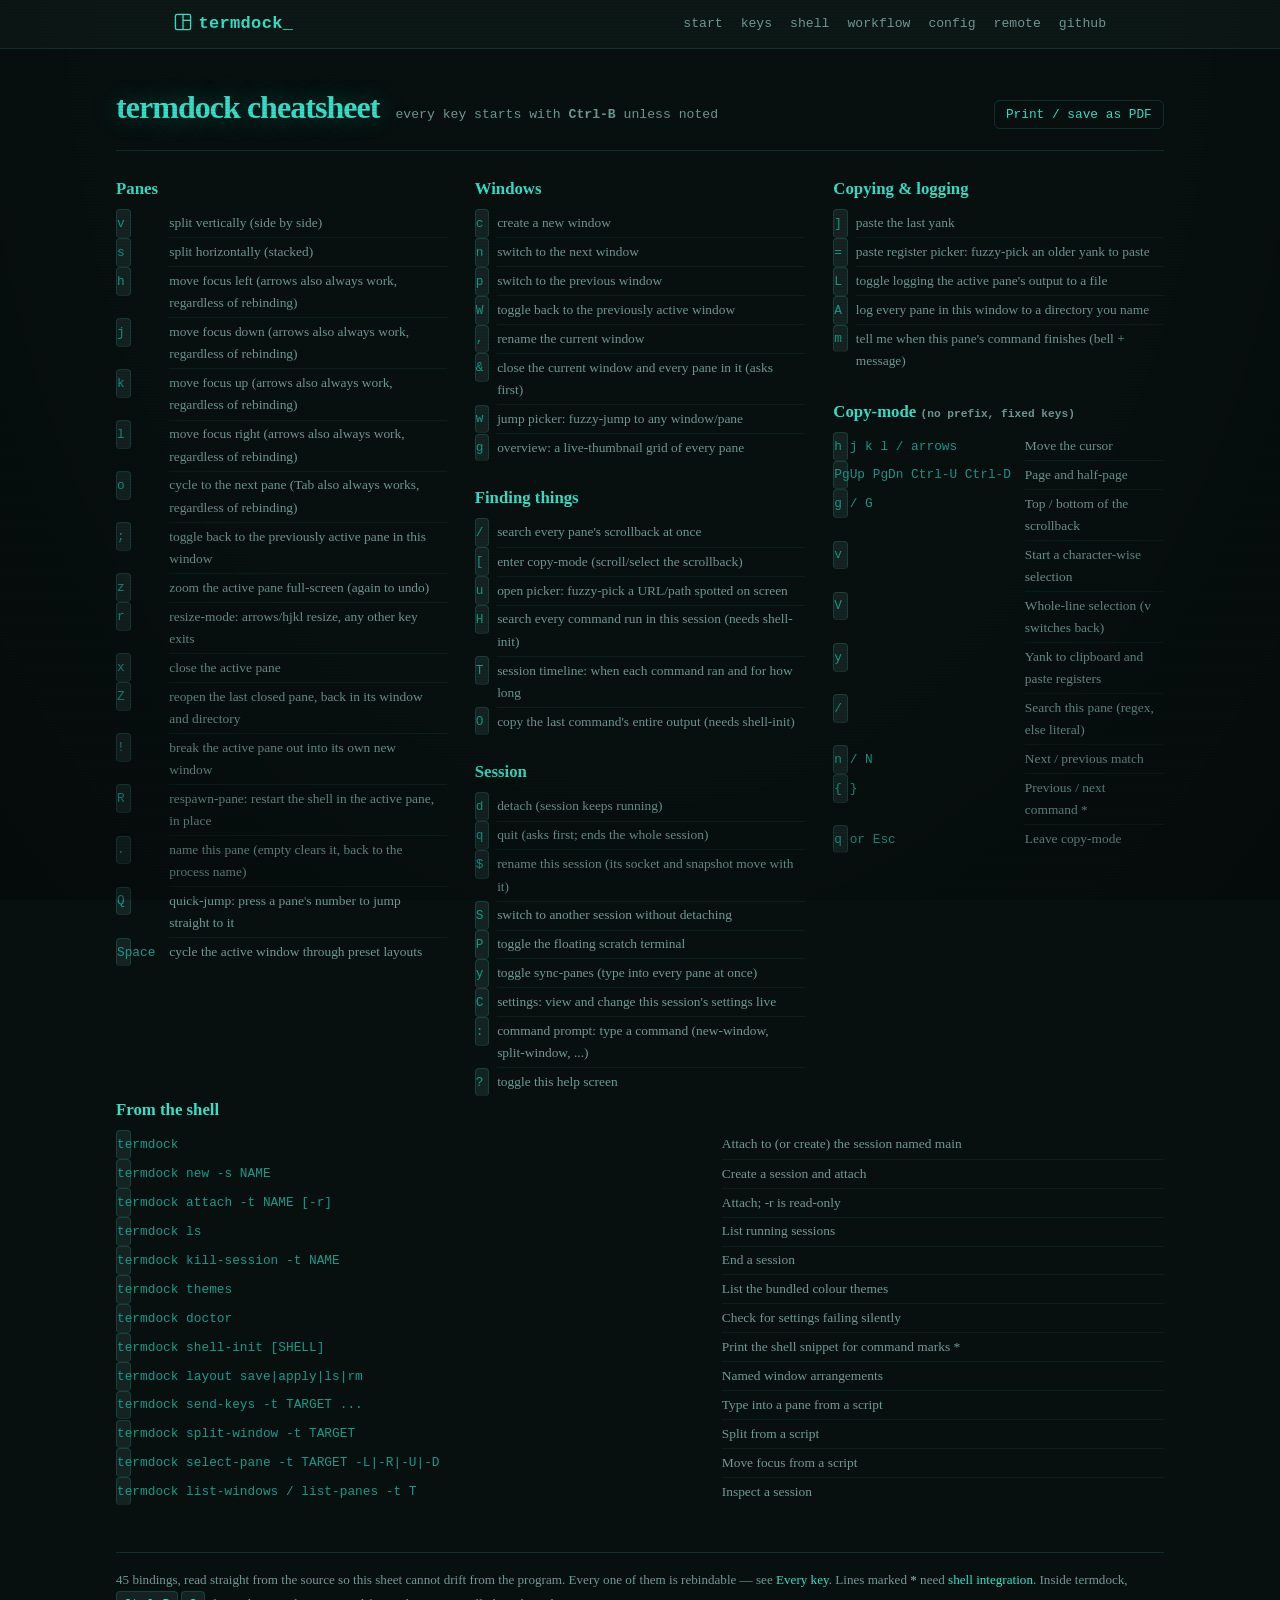
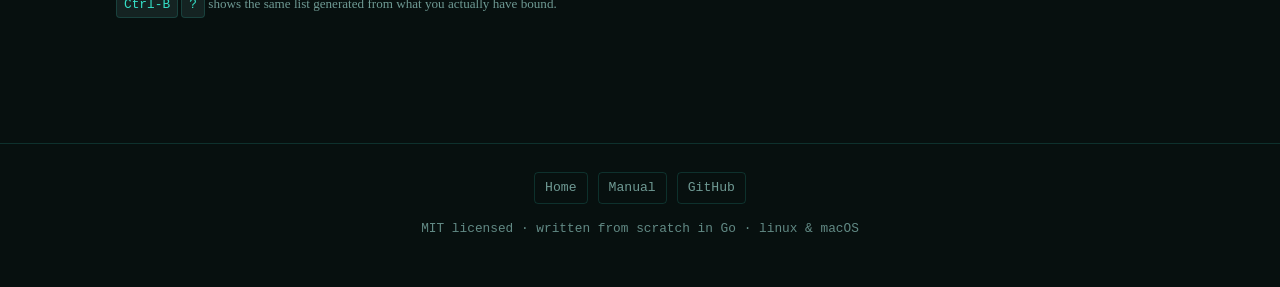
<file: docs/cheatsheet.html>
<!doctype html>
<html lang="en">
<head>
<meta charset="utf-8">
<meta name="viewport" content="width=device-width, initial-scale=1">
<title>termdock cheatsheet</title>
<meta name="description" content="Every termdock keybinding on one printable page: panes, windows, copy-mode and the command line.">
<link rel="icon" href="logo.svg" type="image/svg+xml">
<link rel="stylesheet" href="style.css">
<style>
  /* A cheatsheet is its own object: one page, dense, and it has to
     survive being printed. Hence its own layout rather than the
     manual's reading column. */
  .cs-page { max-width: 68rem; margin: 0 auto; padding: 2rem 1.25rem 3rem; }
  .cs-head { display: flex; align-items: baseline; gap: 1rem; flex-wrap: wrap;
             border-bottom: 1px solid var(--hairline); padding-bottom: 1rem; margin-bottom: 1.5rem; }
  .cs-head h1 { font-family: var(--serif); font-size: 2rem; margin: 0; }
  .cs-head .cs-sub { color: var(--rust); font-family: var(--mono); font-size: .82rem; }
  .cs-print { margin-left: auto; font-family: var(--mono); font-size: .8rem;
              border: 1px solid var(--hairline); border-radius: 6px; padding: .35rem .7rem;
              color: var(--phosphor); cursor: pointer; background: none; }
  .cs-grid { columns: 3 20rem; column-gap: 1.75rem; }
  .cs-block { break-inside: avoid; margin: 0 0 1.4rem; }
  .cs-block.cs-wide { column-span: all; }
  .cs-block h2 { font-family: var(--serif); font-size: 1.05rem; color: var(--phosphor);
                 margin: 0 0 .4rem; letter-spacing: 0; }
  .cs-block h2::before { content: ""; }
  .cs-note { font-family: var(--mono); font-size: .7rem; color: var(--rust); }
  .cs-block table { width: 100%; border-collapse: collapse; font-size: .84rem; }
  .cs-block td { padding: .18rem .4rem .18rem 0; vertical-align: top;
                 border-bottom: 1px solid var(--hairline-soft); }
  .cs-block td.k { font-family: var(--mono); color: var(--phosphor-dim);
                   white-space: nowrap; width: 1%; padding-right: .8rem; }
  .cs-foot { margin-top: 1.5rem; border-top: 1px solid var(--hairline); padding-top: 1rem;
             font-size: .82rem; color: var(--rust); }

  @media print {
    /* Printed on paper the CRT palette is unreadable and wastes ink, so
       the sheet inverts to black on white and drops the chrome. */
    .crt-veil, .topbar, footer, .cs-print { display: none !important; }
    body { background: #fff !important; color: #111 !important; font-size: 10pt; }
    .cs-page { max-width: none; padding: 0; }
    .cs-grid { columns: 3 15rem; column-gap: 1.2rem; }
    .cs-head h1, .cs-block h2 { color: #000 !important; }
    .cs-block td.k { color: #333 !important; }
    .cs-block td { border-bottom: 1px solid #ddd !important; }
    .cs-head, .cs-foot { border-color: #999 !important; }
    a { color: #000 !important; text-decoration: none; }
    @page { margin: 12mm; }
  }
</style>
</head>
<body>
<div class="crt-veil" aria-hidden="true"></div>

<header class="topbar">
  <div class="topbar-inner">
    <a class="brand" href="index.html" style="text-decoration:none;border:0"><img src="logo.svg" alt="" width="18" height="18" style="vertical-align:-3px;margin-right:.4rem">termdock<span class="cursor">_</span></a>
    <nav class="navlinks">
      <a href="getting-started.html">start</a>
      <a href="keys.html">keys</a>
      <a href="shell-integration.html">shell</a>
      <a href="workflow.html">workflow</a>
      <a href="configuration.html">config</a>
      <a href="remote.html">remote</a>
      <a href="https://github.com/padovanl/termdock">github</a>
    </nav>
  </div>
</header>

<main class="cs-page">
  <div class="cs-head">
    <h1>termdock cheatsheet</h1>
    <span class="cs-sub">every key starts with <strong>Ctrl-B</strong> unless noted</span>
    <button class="cs-print" onclick="window.print()">Print / save as PDF</button>
  </div>

  <div class="cs-grid">
<section class="cs-block"><h2>Panes</h2><table><tr><td class="k">v</td><td>split vertically (side by side)</td></tr>
<tr><td class="k">s</td><td>split horizontally (stacked)</td></tr>
<tr><td class="k">h</td><td>move focus left (arrows also always work, regardless of rebinding)</td></tr>
<tr><td class="k">j</td><td>move focus down (arrows also always work, regardless of rebinding)</td></tr>
<tr><td class="k">k</td><td>move focus up (arrows also always work, regardless of rebinding)</td></tr>
<tr><td class="k">l</td><td>move focus right (arrows also always work, regardless of rebinding)</td></tr>
<tr><td class="k">o</td><td>cycle to the next pane (Tab also always works, regardless of rebinding)</td></tr>
<tr><td class="k">;</td><td>toggle back to the previously active pane in this window</td></tr>
<tr><td class="k">z</td><td>zoom the active pane full-screen (again to undo)</td></tr>
<tr><td class="k">r</td><td>resize-mode: arrows/hjkl resize, any other key exits</td></tr>
<tr><td class="k">x</td><td>close the active pane</td></tr>
<tr><td class="k">Z</td><td>reopen the last closed pane, back in its window and directory</td></tr>
<tr><td class="k">!</td><td>break the active pane out into its own new window</td></tr>
<tr><td class="k">R</td><td>respawn-pane: restart the shell in the active pane, in place</td></tr>
<tr><td class="k">.</td><td>name this pane (empty clears it, back to the process name)</td></tr>
<tr><td class="k">Q</td><td>quick-jump: press a pane's number to jump straight to it</td></tr>
<tr><td class="k">Space</td><td>cycle the active window through preset layouts</td></tr></table></section>
<section class="cs-block"><h2>Windows</h2><table><tr><td class="k">c</td><td>create a new window</td></tr>
<tr><td class="k">n</td><td>switch to the next window</td></tr>
<tr><td class="k">p</td><td>switch to the previous window</td></tr>
<tr><td class="k">W</td><td>toggle back to the previously active window</td></tr>
<tr><td class="k">,</td><td>rename the current window</td></tr>
<tr><td class="k">&amp;</td><td>close the current window and every pane in it (asks first)</td></tr>
<tr><td class="k">w</td><td>jump picker: fuzzy-jump to any window/pane</td></tr>
<tr><td class="k">g</td><td>overview: a live-thumbnail grid of every pane</td></tr></table></section>
<section class="cs-block"><h2>Finding things</h2><table><tr><td class="k">/</td><td>search every pane's scrollback at once</td></tr>
<tr><td class="k">[</td><td>enter copy-mode (scroll/select the scrollback)</td></tr>
<tr><td class="k">u</td><td>open picker: fuzzy-pick a URL/path spotted on screen</td></tr>
<tr><td class="k">H</td><td>search every command run in this session (needs shell-init)</td></tr>
<tr><td class="k">T</td><td>session timeline: when each command ran and for how long</td></tr>
<tr><td class="k">O</td><td>copy the last command's entire output (needs shell-init)</td></tr></table></section>
<section class="cs-block"><h2>Session</h2><table><tr><td class="k">d</td><td>detach (session keeps running)</td></tr>
<tr><td class="k">q</td><td>quit (asks first; ends the whole session)</td></tr>
<tr><td class="k">$</td><td>rename this session (its socket and snapshot move with it)</td></tr>
<tr><td class="k">S</td><td>switch to another session without detaching</td></tr>
<tr><td class="k">P</td><td>toggle the floating scratch terminal</td></tr>
<tr><td class="k">y</td><td>toggle sync-panes (type into every pane at once)</td></tr>
<tr><td class="k">C</td><td>settings: view and change this session's settings live</td></tr>
<tr><td class="k">:</td><td>command prompt: type a command (new-window, split-window, ...)</td></tr>
<tr><td class="k">?</td><td>toggle this help screen</td></tr></table></section>
<section class="cs-block"><h2>Copying &amp; logging</h2><table><tr><td class="k">]</td><td>paste the last yank</td></tr>
<tr><td class="k">=</td><td>paste register picker: fuzzy-pick an older yank to paste</td></tr>
<tr><td class="k">L</td><td>toggle logging the active pane's output to a file</td></tr>
<tr><td class="k">A</td><td>log every pane in this window to a directory you name</td></tr>
<tr><td class="k">m</td><td>tell me when this pane's command finishes (bell + message)</td></tr></table></section>
<section class="cs-block"><h2>Copy-mode <span class="cs-note">(no prefix, fixed keys)</span></h2><table><tr><td class="k">h j k l / arrows</td><td>Move the cursor</td></tr>
<tr><td class="k">PgUp PgDn Ctrl-U Ctrl-D</td><td>Page and half-page</td></tr>
<tr><td class="k">g / G</td><td>Top / bottom of the scrollback</td></tr>
<tr><td class="k">v</td><td>Start a character-wise selection</td></tr>
<tr><td class="k">V</td><td>Whole-line selection (v switches back)</td></tr>
<tr><td class="k">y</td><td>Yank to clipboard and paste registers</td></tr>
<tr><td class="k">/</td><td>Search this pane (regex, else literal)</td></tr>
<tr><td class="k">n / N</td><td>Next / previous match</td></tr>
<tr><td class="k">{ }</td><td>Previous / next command *</td></tr>
<tr><td class="k">q or Esc</td><td>Leave copy-mode</td></tr></table></section>
<section class="cs-block cs-wide"><h2>From the shell</h2><table><tr><td class="k">termdock</td><td>Attach to (or create) the session named main</td></tr>
<tr><td class="k">termdock new -s NAME</td><td>Create a session and attach</td></tr>
<tr><td class="k">termdock attach -t NAME [-r]</td><td>Attach; -r is read-only</td></tr>
<tr><td class="k">termdock ls</td><td>List running sessions</td></tr>
<tr><td class="k">termdock kill-session -t NAME</td><td>End a session</td></tr>
<tr><td class="k">termdock themes</td><td>List the bundled colour themes</td></tr>
<tr><td class="k">termdock doctor</td><td>Check for settings failing silently</td></tr>
<tr><td class="k">termdock shell-init [SHELL]</td><td>Print the shell snippet for command marks *</td></tr>
<tr><td class="k">termdock layout save|apply|ls|rm</td><td>Named window arrangements</td></tr>
<tr><td class="k">termdock send-keys -t TARGET ...</td><td>Type into a pane from a script</td></tr>
<tr><td class="k">termdock split-window -t TARGET</td><td>Split from a script</td></tr>
<tr><td class="k">termdock select-pane -t TARGET -L|-R|-U|-D</td><td>Move focus from a script</td></tr>
<tr><td class="k">termdock list-windows / list-panes -t T</td><td>Inspect a session</td></tr></table></section>
  </div>

  <p class="cs-foot">
    45 bindings, read straight from the source so this sheet cannot
    drift from the program. Every one of them is rebindable — see
    <a href="keys.html">Every key</a>. Lines marked <strong>*</strong> need
    <a href="shell-integration.html">shell integration</a>.
    Inside termdock, <span class="k">Ctrl-B</span> <span class="k">?</span>
    shows the same list generated from what you actually have bound.
  </p>
</main>

<footer>
  <div class="wrap">
    <div class="foot-chips">
      <a class="foot-chip" href="index.html">Home</a>
      <a class="foot-chip" href="getting-started.html">Manual</a>
      <a class="foot-chip" href="https://github.com/padovanl/termdock">GitHub</a>
    </div>
    <p class="foot-note">MIT licensed · written from scratch in Go · linux &amp; macOS</p>
  </div>
</footer>
</body>
</html>
</file>
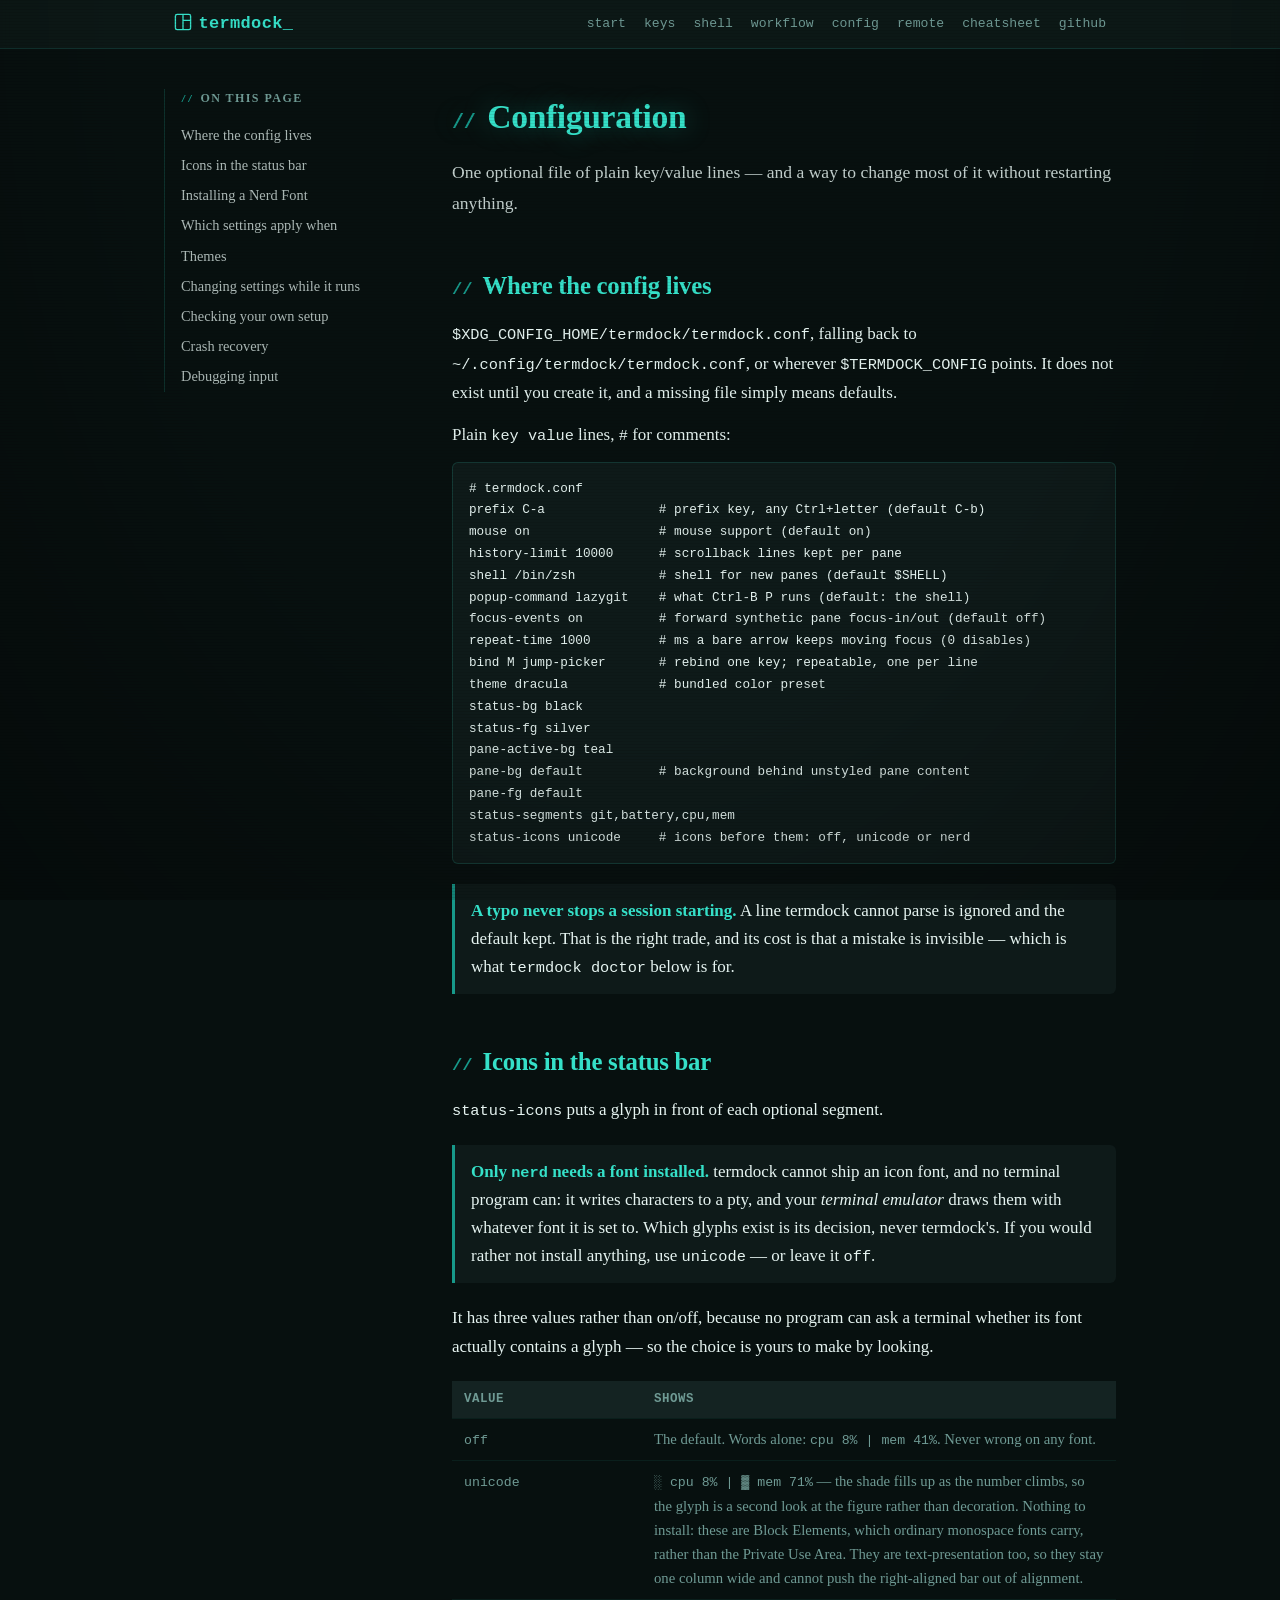
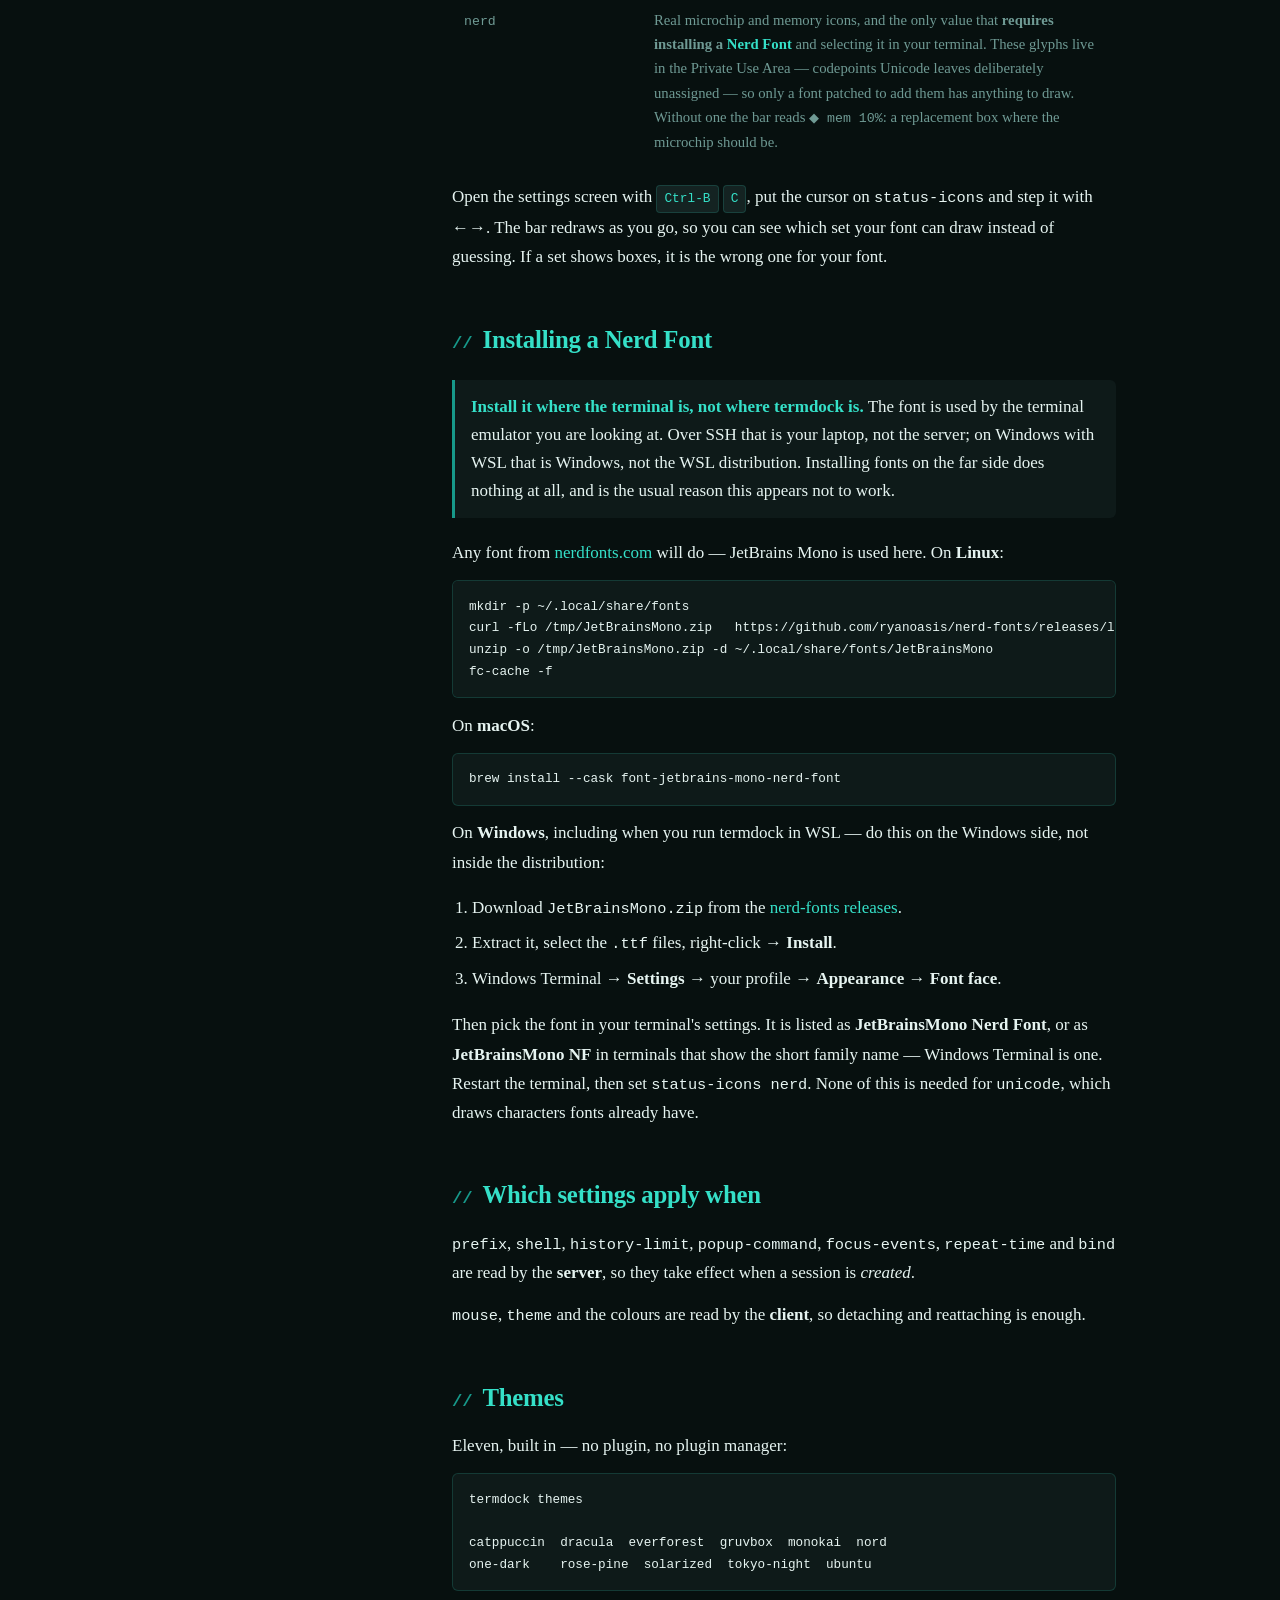
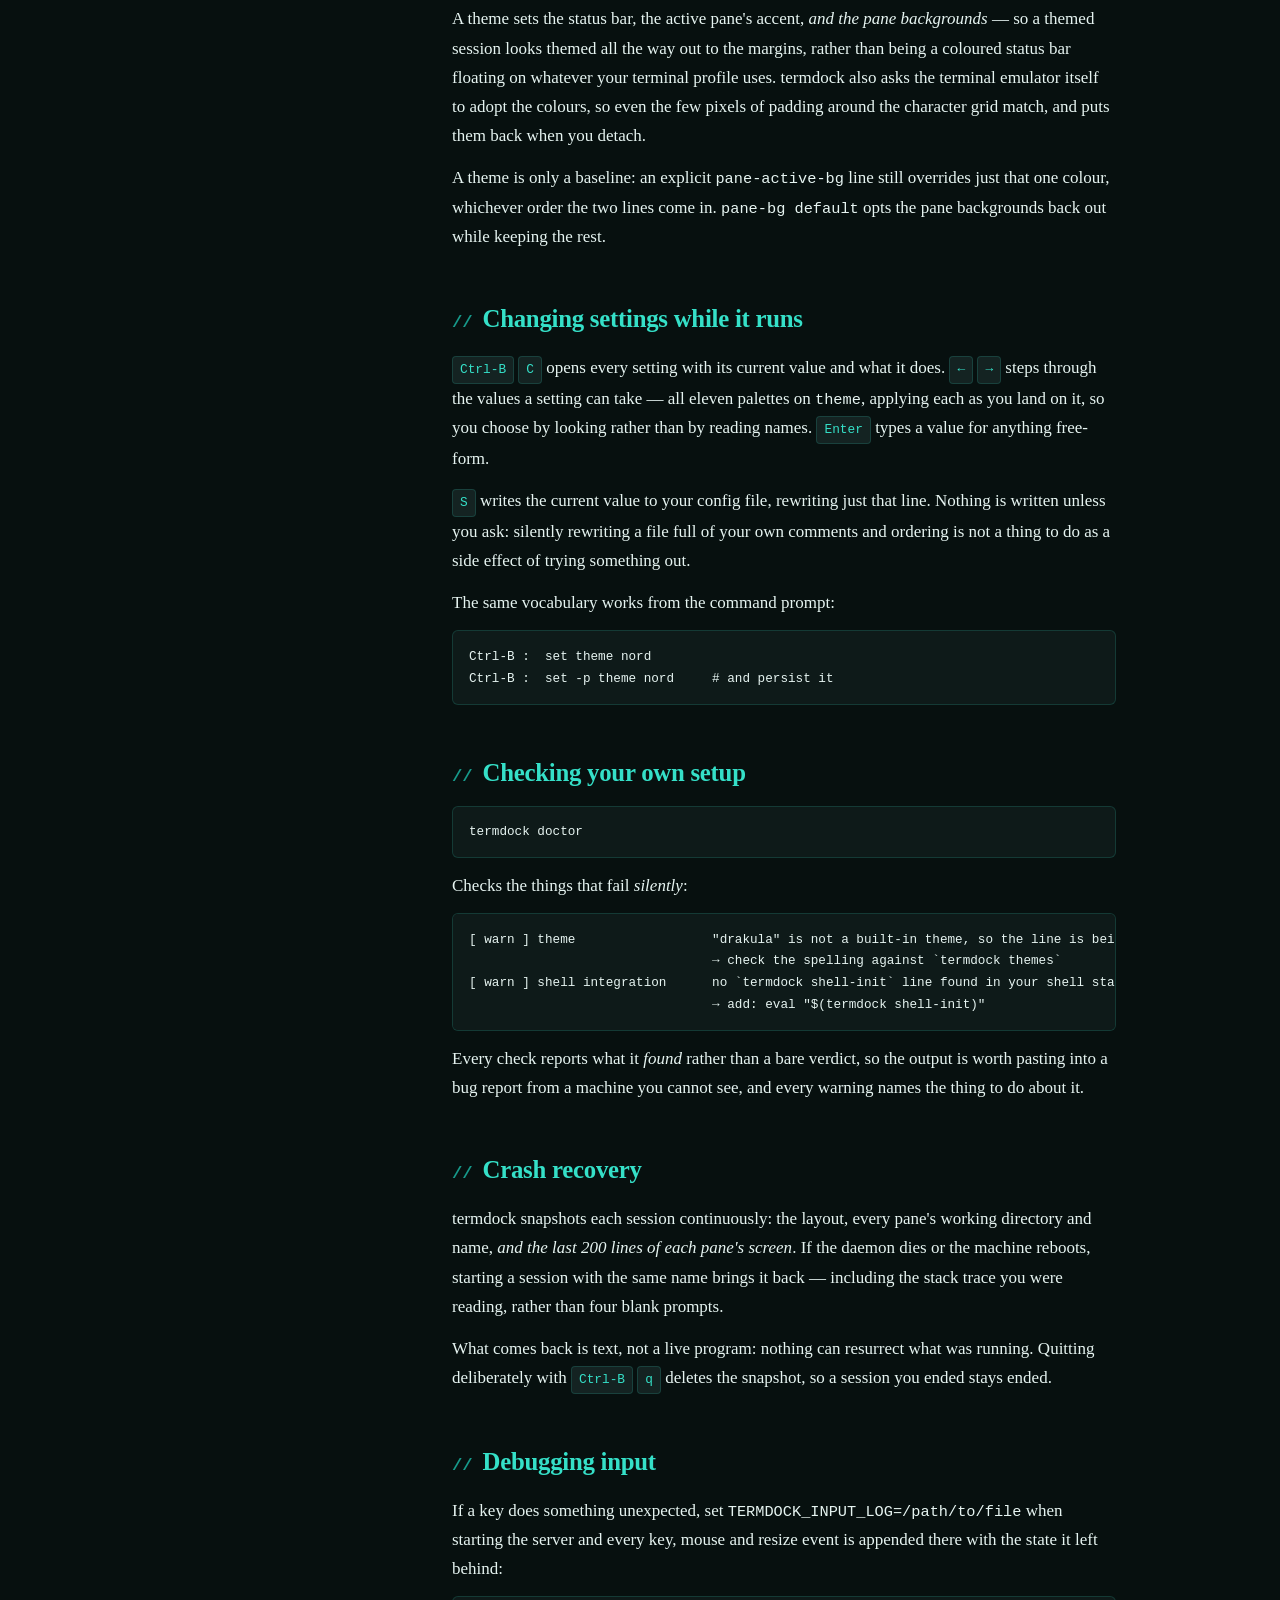
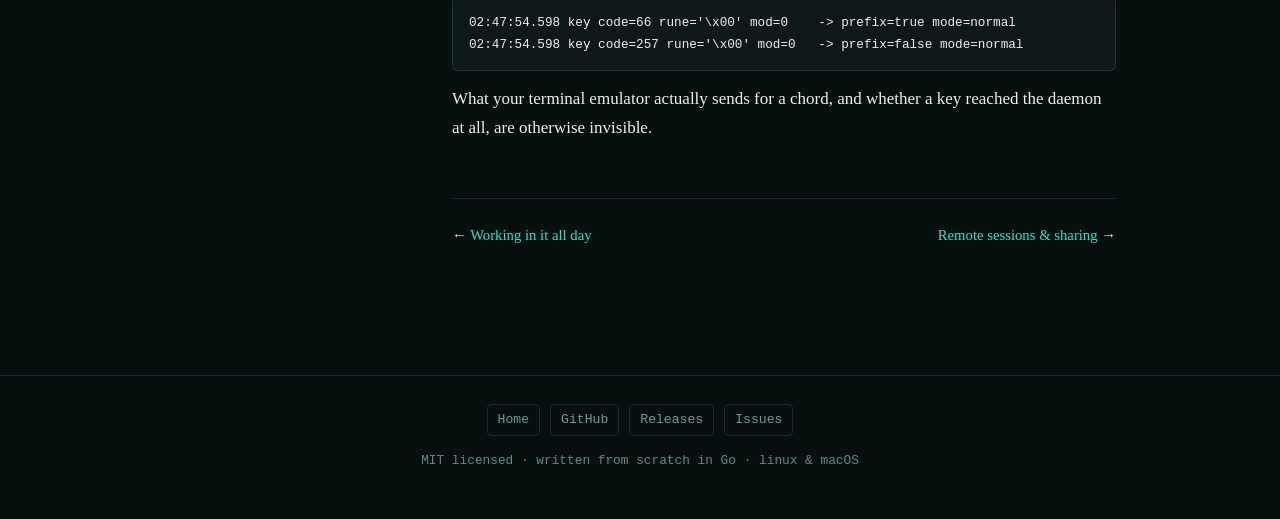
<file: docs/configuration.html>
<!doctype html>
<html lang="en">
<head>
<meta charset="utf-8">
<meta name="viewport" content="width=device-width, initial-scale=1">
<title>Configuration — termdock</title>
<meta name="description" content="Every termdock setting, the eleven bundled themes, changing settings while a session runs, and termdock doctor for the ones that fail silently.">
<meta property="og:title" content="Configuration — termdock">
<meta property="og:description" content="Every termdock setting, the eleven bundled themes, changing settings while a session runs, and termdock doctor for the ones that fail silently.">
<meta property="og:type" content="article">
<!-- Shared with the landing page: a still from the demo, since link
     previews never animate a GIF and this one opens on a blank prompt. -->
<meta property="og:image" content="https://padovanl.github.io/termdock/social-card.png">
<meta name="twitter:card" content="summary_large_image">
<meta name="theme-color" content="#07100f">
<link rel="icon" href="logo.svg" type="image/svg+xml">
<link rel="stylesheet" href="style.css">
</head>
<body>
<div class="crt-veil" aria-hidden="true"></div>

<header class="topbar">
  <div class="topbar-inner">
    <a class="brand" href="index.html" style="text-decoration:none;border:0"><img src="logo.svg" alt="" width="18" height="18" style="vertical-align:-3px;margin-right:.4rem">termdock<span class="cursor">_</span></a>
    <nav class="navlinks">
      <a href="getting-started.html">start</a>
      <a href="keys.html">keys</a>
      <a href="shell-integration.html">shell</a>
      <a href="workflow.html">workflow</a>
      <a href="configuration.html">config</a>
      <a href="remote.html">remote</a>
      <a href="cheatsheet.html">cheatsheet</a>
      <a href="https://github.com/padovanl/termdock">github</a>
    </nav>
  </div>
</header>

<main class="manual">
  <aside class="manual-toc">
    <h2>On this page</h2>
    <a href="#where-the-config-lives">Where the config lives</a>
    <a href="#icons-in-the-status-bar">Icons in the status bar</a>
    <a href="#installing-a-nerd-font">Installing a Nerd Font</a>
    <a href="#which-settings-apply-when">Which settings apply when</a>
    <a href="#themes">Themes</a>
    <a href="#changing-settings-while-it-runs">Changing settings while it runs</a>
    <a href="#checking-your-own-setup">Checking your own setup</a>
    <a href="#crash-recovery">Crash recovery</a>
    <a href="#debugging-input">Debugging input</a>
  </aside>
  <div class="manual-body">
    <h1 style="margin:0 0 0.5rem;font-size:2.1rem">Configuration</h1>
    <p class="page-lede">One optional file of plain key/value lines — and a way to change most of it without restarting anything.</p>
<h2 id="where-the-config-lives">Where the config lives</h2>

<p><code>$XDG_CONFIG_HOME/termdock/termdock.conf</code>, falling back to
<code>~/.config/termdock/termdock.conf</code>, or wherever
<code>$TERMDOCK_CONFIG</code> points. It does not exist until you create
it, and a missing file simply means defaults.</p>

<p>Plain <code>key value</code> lines, <code>#</code> for comments:</p>

<pre><code># termdock.conf
prefix C-a               # prefix key, any Ctrl+letter (default C-b)
mouse on                 # mouse support (default on)
history-limit 10000      # scrollback lines kept per pane
shell /bin/zsh           # shell for new panes (default $SHELL)
popup-command lazygit    # what Ctrl-B P runs (default: the shell)
focus-events on          # forward synthetic pane focus-in/out (default off)
repeat-time 1000         # ms a bare arrow keeps moving focus (0 disables)
bind M jump-picker       # rebind one key; repeatable, one per line
theme dracula            # bundled color preset
status-bg black
status-fg silver
pane-active-bg teal
pane-bg default          # background behind unstyled pane content
pane-fg default
status-segments git,battery,cpu,mem
status-icons unicode     # icons before them: off, unicode or nerd</code></pre>

<div class="note">
<strong>A typo never stops a session starting.</strong> A line termdock
cannot parse is ignored and the default kept. That is the right trade,
and its cost is that a mistake is invisible — which is what
<code>termdock doctor</code> below is for.
</div>

<h2 id="icons-in-the-status-bar">Icons in the status bar</h2>

<p><code>status-icons</code> puts a glyph in front of each optional
segment.</p>

<div class="note">
<strong>Only <code>nerd</code> needs a font installed.</strong>
termdock cannot ship an icon font, and no terminal program can: it
writes characters to a pty, and your <em>terminal emulator</em> draws
them with whatever font it is set to. Which glyphs exist is its
decision, never termdock's. If you would rather not install anything,
use <code>unicode</code> — or leave it <code>off</code>.
</div>

<p>It has three values rather than on/off, because no program can ask a
terminal whether its font actually contains a glyph — so the choice is
yours to make by looking.</p>

<table>
<tr><th>Value</th><th>Shows</th></tr>
<tr><td><code>off</code></td><td>The default. Words alone:
<code>cpu 8% | mem 41%</code>. Never wrong on any font.</td></tr>
<tr><td><code>unicode</code></td><td><code>░ cpu 8% | ▓ mem 71%</code> —
the shade fills up as the number climbs, so the glyph is a second look
at the figure rather than decoration. Nothing to install: these are
Block Elements, which ordinary monospace fonts carry, rather than the
Private Use Area. They are text-presentation too, so they stay one
column wide and cannot push the right-aligned bar out of
alignment.</td></tr>
<tr><td><code>nerd</code></td><td>Real microchip and memory icons, and
the only value that <strong>requires installing a
<a href="https://www.nerdfonts.com/">Nerd Font</a></strong> and
selecting it in your terminal. These glyphs live in the Private Use
Area — codepoints Unicode leaves deliberately unassigned — so only a
font patched to add them has anything to draw. Without one the bar reads
<code>◆ mem 10%</code>: a replacement box where the microchip should
be.</td></tr>
</table>

<p>Open the settings screen with <span class="k">Ctrl-B</span>
<span class="k">C</span>, put the cursor on <code>status-icons</code> and
step it with ←→. The bar redraws as you go, so you can see which set
your font can draw instead of guessing. If a set shows boxes, it is the
wrong one for your font.</p>

<h2 id="installing-a-nerd-font">Installing a Nerd Font</h2>

<div class="note">
<strong>Install it where the terminal is, not where termdock is.</strong>
The font is used by the terminal emulator you are looking at. Over SSH
that is your laptop, not the server; on Windows with WSL that is
Windows, not the WSL distribution. Installing fonts on the far side does
nothing at all, and is the usual reason this appears not to work.
</div>

<p>Any font from
<a href="https://www.nerdfonts.com/font-downloads">nerdfonts.com</a> will
do — JetBrains Mono is used here. On <strong>Linux</strong>:</p>

<pre><code>mkdir -p ~/.local/share/fonts
curl -fLo /tmp/JetBrainsMono.zip   https://github.com/ryanoasis/nerd-fonts/releases/latest/download/JetBrainsMono.zip
unzip -o /tmp/JetBrainsMono.zip -d ~/.local/share/fonts/JetBrainsMono
fc-cache -f</code></pre>

<p>On <strong>macOS</strong>:</p>

<pre><code>brew install --cask font-jetbrains-mono-nerd-font</code></pre>

<p>On <strong>Windows</strong>, including when you run termdock in WSL —
do this on the Windows side, not inside the distribution:</p>

<ol>
<li>Download <code>JetBrainsMono.zip</code> from the
<a href="https://github.com/ryanoasis/nerd-fonts/releases/latest">nerd-fonts
releases</a>.</li>
<li>Extract it, select the <code>.ttf</code> files, right-click →
<strong>Install</strong>.</li>
<li>Windows Terminal → <strong>Settings</strong> → your profile →
<strong>Appearance</strong> → <strong>Font face</strong>.</li>
</ol>

<p>Then pick the font in your terminal's settings. It is listed as
<strong>JetBrainsMono Nerd Font</strong>, or as
<strong>JetBrainsMono NF</strong> in terminals that show the short family
name — Windows Terminal is one. Restart the terminal, then set
<code>status-icons nerd</code>. None of this is needed for
<code>unicode</code>, which draws characters fonts already have.</p>

<h2 id="which-settings-apply-when">Which settings apply when</h2>

<p><code>prefix</code>, <code>shell</code>, <code>history-limit</code>,
<code>popup-command</code>, <code>focus-events</code>,
<code>repeat-time</code> and <code>bind</code> are read by the
<strong>server</strong>, so they take effect when a session is
<em>created</em>.</p>

<p><code>mouse</code>, <code>theme</code> and the colours are read by the
<strong>client</strong>, so detaching and reattaching is enough.</p>

<h2 id="themes">Themes</h2>

<p>Eleven, built in — no plugin, no plugin manager:</p>

<pre><code>termdock themes

catppuccin  dracula  everforest  gruvbox  monokai  nord
one-dark    rose-pine  solarized  tokyo-night  ubuntu</code></pre>

<p>A theme sets the status bar, the active pane's accent, <em>and the
pane backgrounds</em> — so a themed session looks themed all the way out
to the margins, rather than being a coloured status bar floating on
whatever your terminal profile uses. termdock also asks the terminal
emulator itself to adopt the colours, so even the few pixels of padding
around the character grid match, and puts them back when you detach.</p>

<p>A theme is only a baseline: an explicit <code>pane-active-bg</code>
line still overrides just that one colour, whichever order the two lines
come in. <code>pane-bg default</code> opts the pane backgrounds back out
while keeping the rest.</p>

<h2 id="changing-settings-while-it-runs">Changing settings while it runs</h2>

<p><span class="k">Ctrl-B</span> <span class="k">C</span> opens every
setting with its current value and what it does.
<span class="k">←</span> <span class="k">→</span> steps through the
values a setting can take — all eleven palettes on <code>theme</code>,
applying each as you land on it, so you choose by looking rather than by
reading names. <span class="k">Enter</span> types a value for anything
free-form.</p>

<p><span class="k">S</span> writes the current value to your config file,
rewriting just that line. Nothing is written unless you ask: silently
rewriting a file full of your own comments and ordering is not a thing to
do as a side effect of trying something out.</p>

<p>The same vocabulary works from the command prompt:</p>

<pre><code>Ctrl-B :  set theme nord
Ctrl-B :  set -p theme nord     # and persist it</code></pre>

<h2 id="checking-your-own-setup">Checking your own setup</h2>

<pre><code>termdock doctor</code></pre>

<p>Checks the things that fail <em>silently</em>:</p>

<pre><code>[ warn ] theme                  "drakula" is not a built-in theme, so the line is being ignored
                                → check the spelling against `termdock themes`
[ warn ] shell integration      no `termdock shell-init` line found in your shell startup files
                                → add: eval "$(termdock shell-init)"</code></pre>

<p>Every check reports what it <em>found</em> rather than a bare verdict,
so the output is worth pasting into a bug report from a machine you
cannot see, and every warning names the thing to do about it.</p>

<h2 id="crash-recovery">Crash recovery</h2>

<p>termdock snapshots each session continuously: the layout, every pane's
working directory and name, <em>and the last 200 lines of each pane's
screen</em>. If the daemon dies or the machine reboots, starting a
session with the same name brings it back — including the stack trace you
were reading, rather than four blank prompts.</p>

<p>What comes back is text, not a live program: nothing can resurrect
what was running. Quitting deliberately with
<span class="k">Ctrl-B</span> <span class="k">q</span> deletes the
snapshot, so a session you ended stays ended.</p>

<h2 id="debugging-input">Debugging input</h2>

<p>If a key does something unexpected, set
<code>TERMDOCK_INPUT_LOG=/path/to/file</code> when starting the server
and every key, mouse and resize event is appended there with the state it
left behind:</p>

<pre><code>02:47:54.598 key code=66 rune='\x00' mod=0    -> prefix=true mode=normal
02:47:54.598 key code=257 rune='\x00' mod=0   -> prefix=false mode=normal</code></pre>

<p>What your terminal emulator actually sends for a chord, and whether a
key reached the daemon at all, are otherwise invisible.</p>
    <nav class="manual-nav">
      <span>← <a href="workflow.html">Working in it all day</a></span>
      <span><a href="remote.html">Remote sessions & sharing</a> →</span>
    </nav>
  </div>
</main>

<footer>
  <div class="wrap">
    <div class="foot-chips">
      <a class="foot-chip" href="index.html">Home</a>
      <a class="foot-chip" href="https://github.com/padovanl/termdock">GitHub</a>
      <a class="foot-chip" href="https://github.com/padovanl/termdock/releases">Releases</a>
      <a class="foot-chip" href="https://github.com/padovanl/termdock/issues">Issues</a>
    </div>
    <p class="foot-note">MIT licensed · written from scratch in Go · linux &amp; macOS</p>
  </div>
</footer>
</body>
</html>
</file>
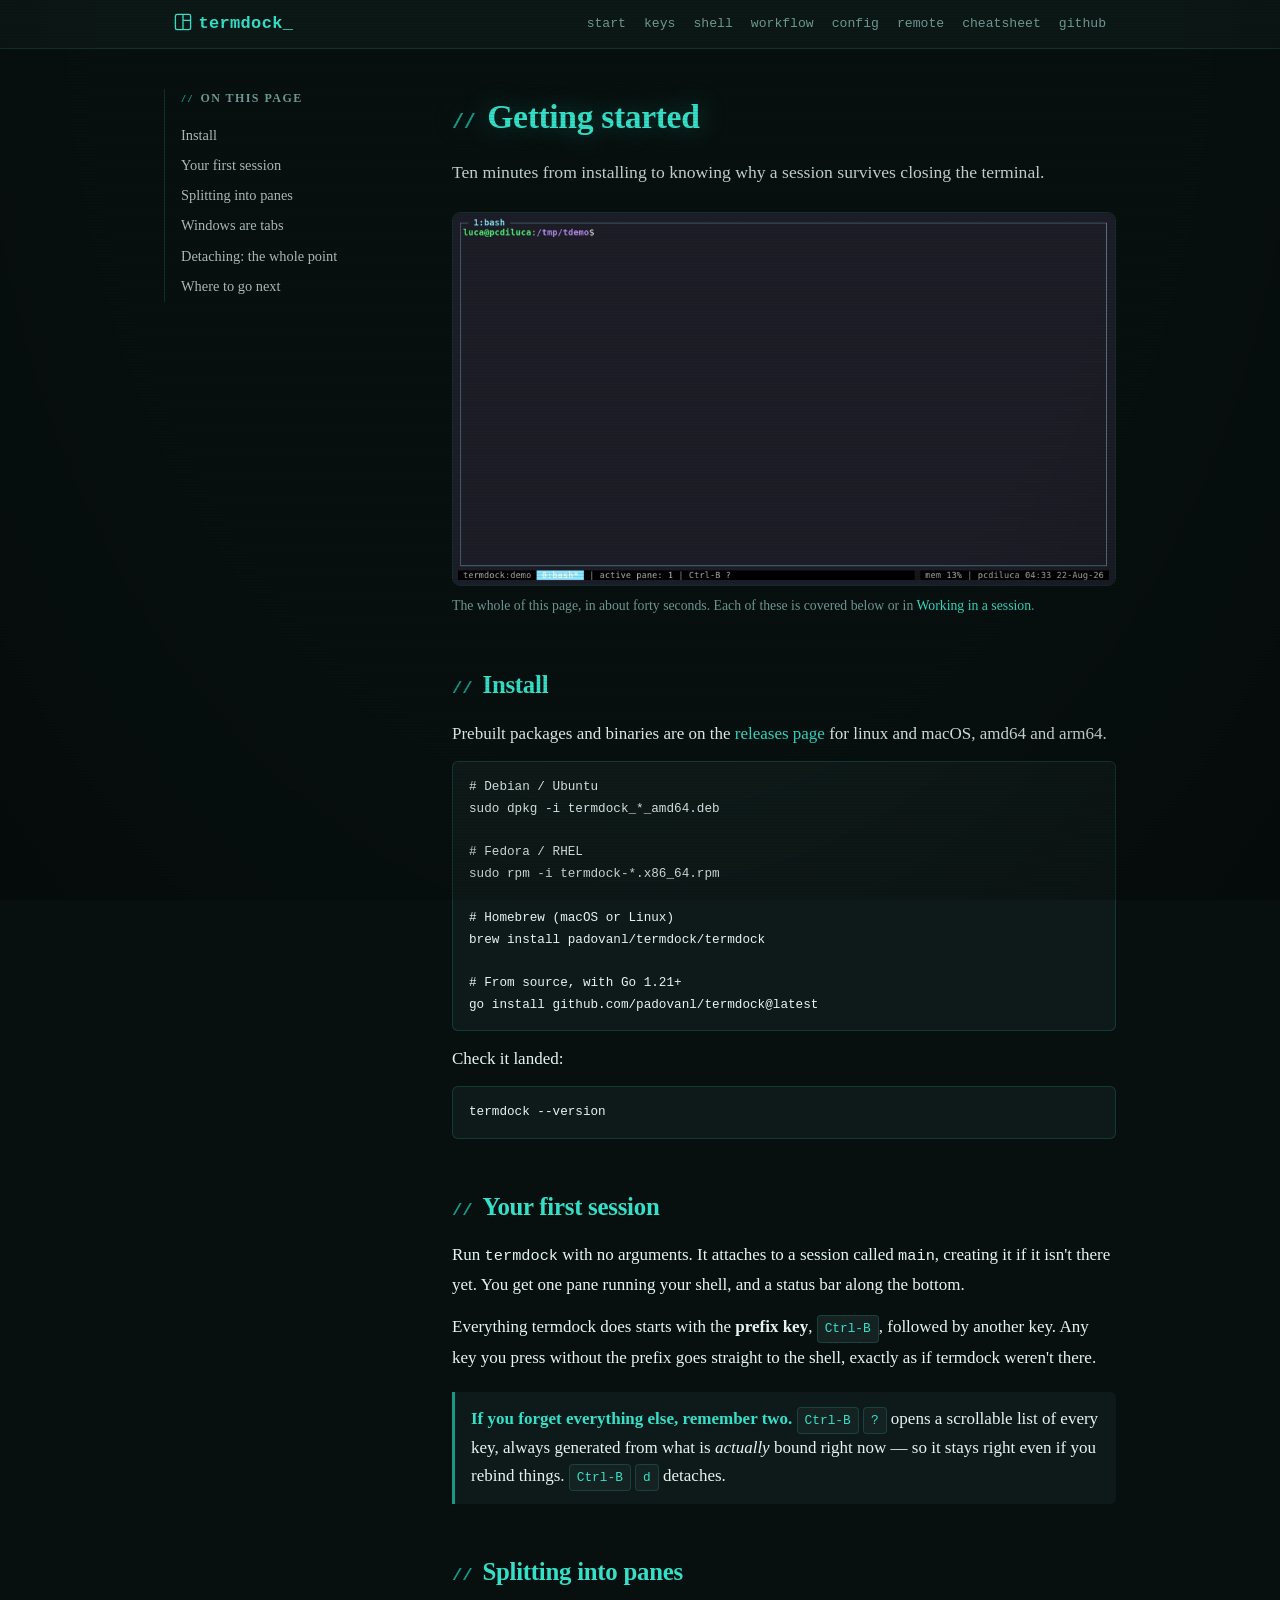
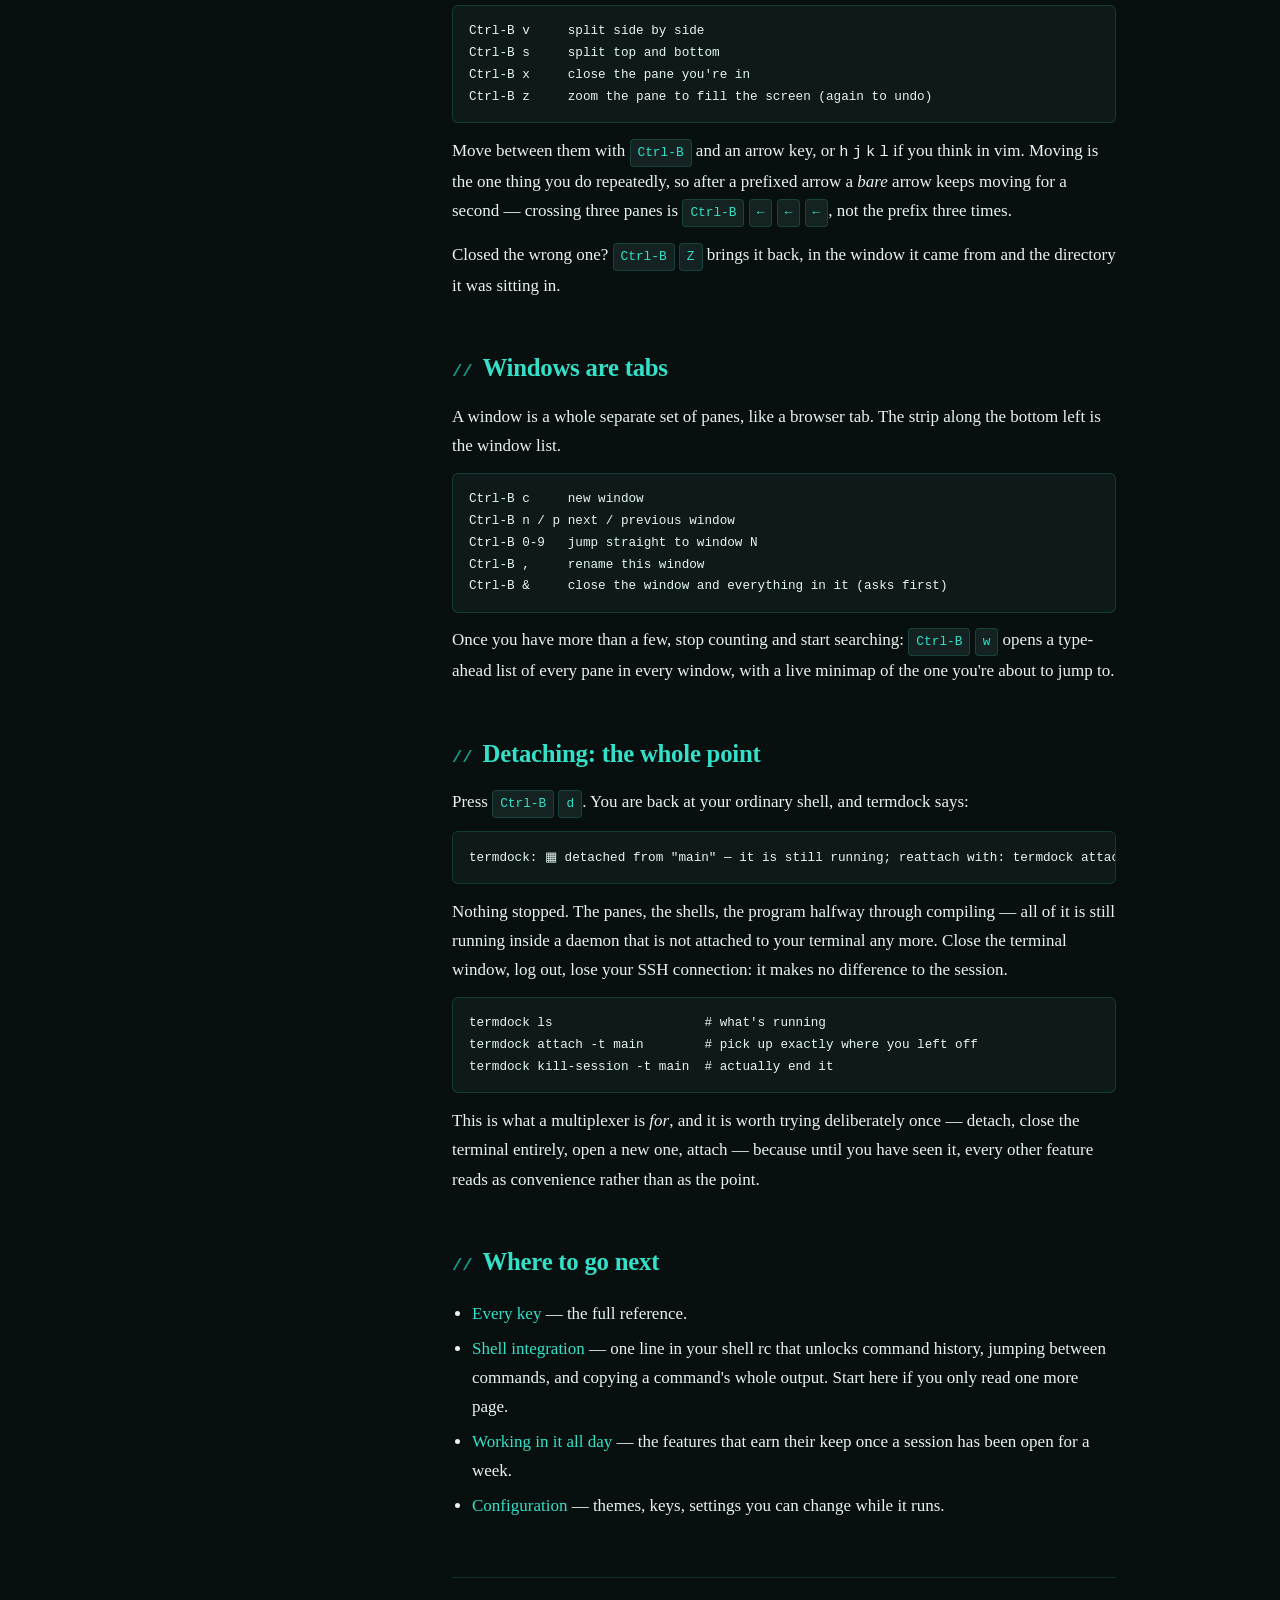
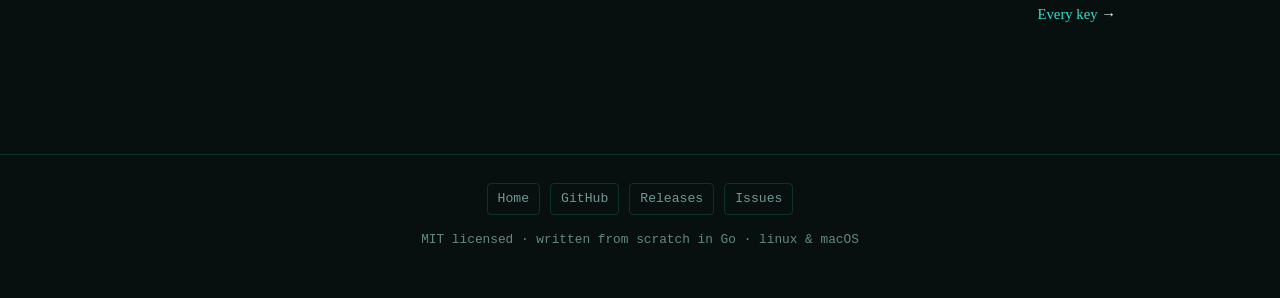
<file: docs/getting-started.html>
<!doctype html>
<html lang="en">
<head>
<meta charset="utf-8">
<meta name="viewport" content="width=device-width, initial-scale=1">
<title>Getting started — termdock</title>
<meta name="description" content="Install termdock, create your first session, split it into panes, and understand what detaching actually does.">
<meta property="og:title" content="Getting started — termdock">
<meta property="og:description" content="Install termdock, create your first session, split it into panes, and understand what detaching actually does.">
<meta property="og:type" content="article">
<!-- Shared with the landing page: a still from the demo, since link
     previews never animate a GIF and this one opens on a blank prompt. -->
<meta property="og:image" content="https://padovanl.github.io/termdock/social-card.png">
<meta name="twitter:card" content="summary_large_image">
<meta name="theme-color" content="#07100f">
<link rel="icon" href="logo.svg" type="image/svg+xml">
<link rel="stylesheet" href="style.css">
</head>
<body>
<div class="crt-veil" aria-hidden="true"></div>

<header class="topbar">
  <div class="topbar-inner">
    <a class="brand" href="index.html" style="text-decoration:none;border:0"><img src="logo.svg" alt="" width="18" height="18" style="vertical-align:-3px;margin-right:.4rem">termdock<span class="cursor">_</span></a>
    <nav class="navlinks">
      <a href="getting-started.html">start</a>
      <a href="keys.html">keys</a>
      <a href="shell-integration.html">shell</a>
      <a href="workflow.html">workflow</a>
      <a href="configuration.html">config</a>
      <a href="remote.html">remote</a>
      <a href="cheatsheet.html">cheatsheet</a>
      <a href="https://github.com/padovanl/termdock">github</a>
    </nav>
  </div>
</header>

<main class="manual">
  <aside class="manual-toc">
    <h2>On this page</h2>
    <a href="#install">Install</a>
    <a href="#your-first-session">Your first session</a>
    <a href="#splitting-into-panes">Splitting into panes</a>
    <a href="#windows-are-tabs">Windows are tabs</a>
    <a href="#detaching-the-whole-point">Detaching: the whole point</a>
    <a href="#where-to-go-next">Where to go next</a>
  </aside>
  <div class="manual-body">
    <h1 style="margin:0 0 0.5rem;font-size:2.1rem">Getting started</h1>
    <p class="page-lede">Ten minutes from installing to knowing why a session survives closing the terminal.</p>
<figure class="manual-figure">
<img src="demo.gif" width="1920" height="1080" loading="lazy"
     alt="A termdock session: three named panes, a failed command's exit status shown on its pane title, the session retheme'd live from a command prompt, the settings screen, every pane previewed at once, the jump picker's live minimap, every command the session has run with how it ended, the same commands on a shared timeline, zooming one pane, closing a pane and taking it back, then detaching with the work still running">
<figcaption>The whole of this page, in about forty seconds. Each of these
is covered below or in <a href="workflow.html">Working in a session</a>.</figcaption>
</figure>

<h2 id="install">Install</h2>

<p>Prebuilt packages and binaries are on the
<a href="https://github.com/padovanl/termdock/releases">releases page</a>
for linux and macOS, amd64 and arm64.</p>

<pre><code># Debian / Ubuntu
sudo dpkg -i termdock_*_amd64.deb

# Fedora / RHEL
sudo rpm -i termdock-*.x86_64.rpm

# Homebrew (macOS or Linux)
brew install padovanl/termdock/termdock

# From source, with Go 1.21+
go install github.com/padovanl/termdock@latest</code></pre>

<p>Check it landed:</p>

<pre><code>termdock --version</code></pre>

<h2 id="your-first-session">Your first session</h2>

<p>Run <code>termdock</code> with no arguments. It attaches to a session
called <code>main</code>, creating it if it isn't there yet. You get one
pane running your shell, and a status bar along the bottom.</p>

<p>Everything termdock does starts with the <strong>prefix key</strong>,
<span class="k">Ctrl-B</span>, followed by another key. Any key you press
without the prefix goes straight to the shell, exactly as if termdock
weren't there.</p>

<div class="note">
<strong>If you forget everything else, remember two.</strong>
<span class="k">Ctrl-B</span> <span class="k">?</span> opens a scrollable
list of every key, always generated from what is <em>actually</em> bound
right now — so it stays right even if you rebind things.
<span class="k">Ctrl-B</span> <span class="k">d</span> detaches.
</div>

<h2 id="splitting-into-panes">Splitting into panes</h2>

<pre><code>Ctrl-B v     split side by side
Ctrl-B s     split top and bottom
Ctrl-B x     close the pane you're in
Ctrl-B z     zoom the pane to fill the screen (again to undo)</code></pre>

<p>Move between them with <span class="k">Ctrl-B</span> and an arrow key,
or <code>h</code> <code>j</code> <code>k</code> <code>l</code> if you
think in vim. Moving is the one thing you do repeatedly, so after a
prefixed arrow a <em>bare</em> arrow keeps moving for a second — crossing
three panes is <span class="k">Ctrl-B</span> <span class="k">←</span>
<span class="k">←</span> <span class="k">←</span>, not the prefix three
times.</p>

<p>Closed the wrong one? <span class="k">Ctrl-B</span>
<span class="k">Z</span> brings it back, in the window it came from and
the directory it was sitting in.</p>

<h2 id="windows-are-tabs">Windows are tabs</h2>

<p>A window is a whole separate set of panes, like a browser tab. The
strip along the bottom left is the window list.</p>

<pre><code>Ctrl-B c     new window
Ctrl-B n / p next / previous window
Ctrl-B 0-9   jump straight to window N
Ctrl-B ,     rename this window
Ctrl-B &amp;     close the window and everything in it (asks first)</code></pre>

<p>Once you have more than a few, stop counting and start searching:
<span class="k">Ctrl-B</span> <span class="k">w</span> opens a
type-ahead list of every pane in every window, with a live minimap of
the one you're about to jump to.</p>

<h2 id="detaching-the-whole-point">Detaching: the whole point</h2>

<p>Press <span class="k">Ctrl-B</span> <span class="k">d</span>. You are
back at your ordinary shell, and termdock says:</p>

<pre><code>termdock: ▦ detached from "main" — it is still running; reattach with: termdock attach -t "main"</code></pre>

<p>Nothing stopped. The panes, the shells, the program halfway through
compiling — all of it is still running inside a daemon that is not
attached to your terminal any more. Close the terminal window, log out,
lose your SSH connection: it makes no difference to the session.</p>

<pre><code>termdock ls                    # what's running
termdock attach -t main        # pick up exactly where you left off
termdock kill-session -t main  # actually end it</code></pre>

<p>This is what a multiplexer is <em>for</em>, and it is worth trying
deliberately once — detach, close the terminal entirely, open a new one,
attach — because until you have seen it, every other feature reads as
convenience rather than as the point.</p>

<h2 id="where-to-go-next">Where to go next</h2>

<ul>
<li><a href="keys.html">Every key</a> — the full reference.</li>
<li><a href="shell-integration.html">Shell integration</a> — one line in
your shell rc that unlocks command history, jumping between commands,
and copying a command's whole output. Start here if you only read one
more page.</li>
<li><a href="workflow.html">Working in it all day</a> — the features
that earn their keep once a session has been open for a week.</li>
<li><a href="configuration.html">Configuration</a> — themes, keys,
settings you can change while it runs.</li>
</ul>
    <nav class="manual-nav">
      <span></span>
      <span><a href="keys.html">Every key</a> →</span>
    </nav>
  </div>
</main>

<footer>
  <div class="wrap">
    <div class="foot-chips">
      <a class="foot-chip" href="index.html">Home</a>
      <a class="foot-chip" href="https://github.com/padovanl/termdock">GitHub</a>
      <a class="foot-chip" href="https://github.com/padovanl/termdock/releases">Releases</a>
      <a class="foot-chip" href="https://github.com/padovanl/termdock/issues">Issues</a>
    </div>
    <p class="foot-note">MIT licensed · written from scratch in Go · linux &amp; macOS</p>
  </div>
</footer>
</body>
</html>
</file>
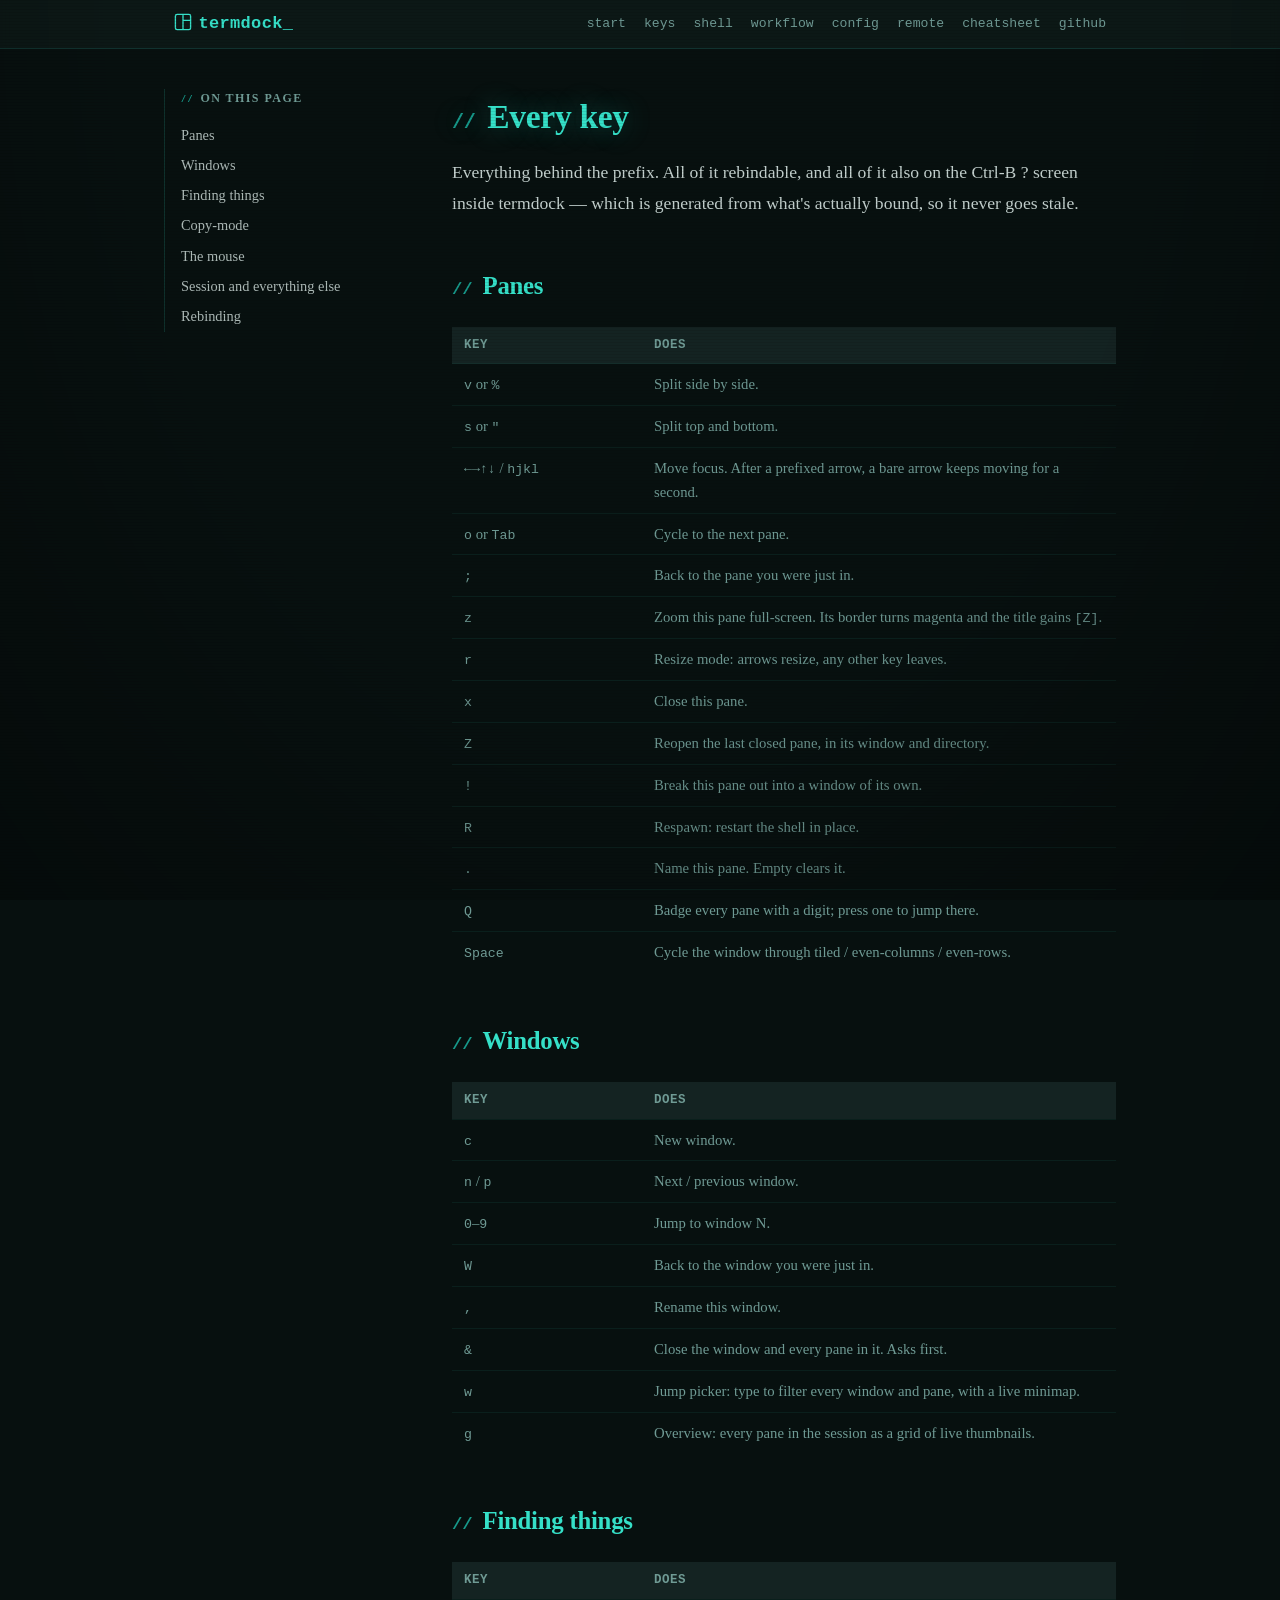
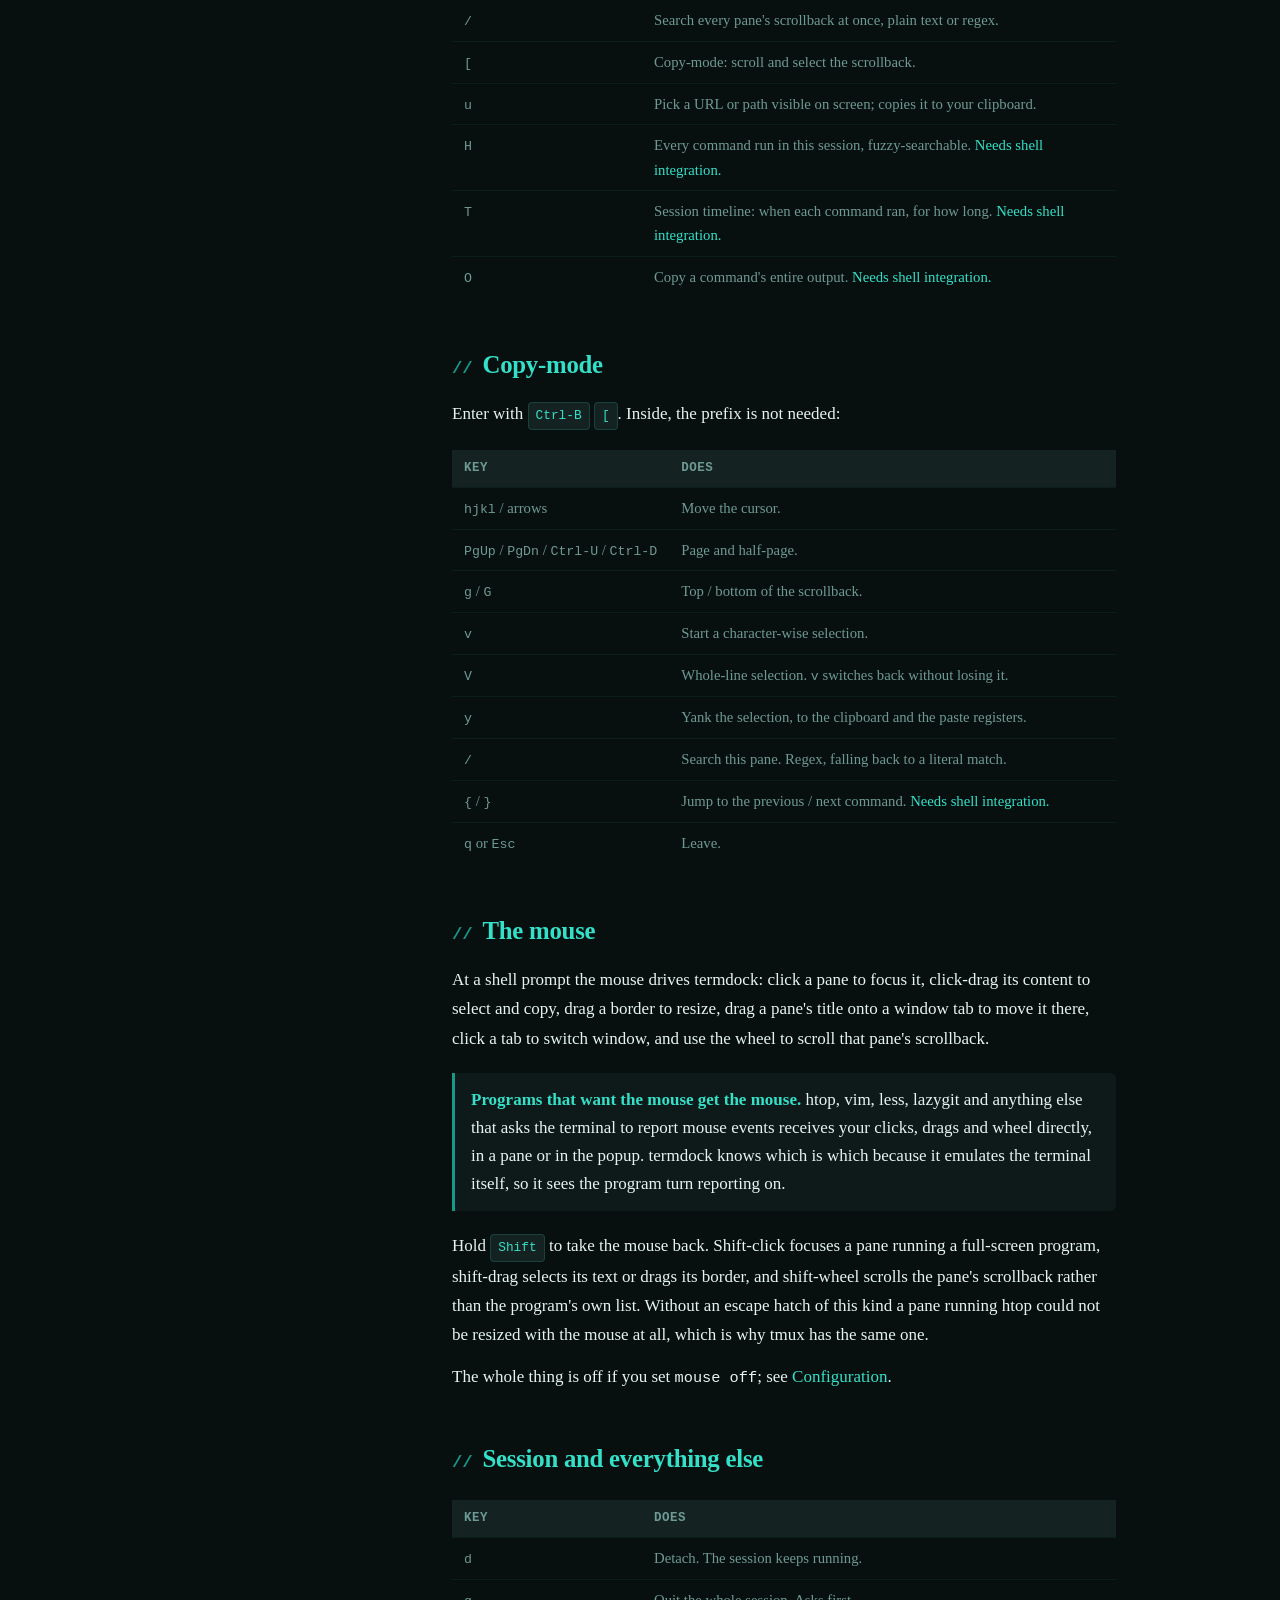
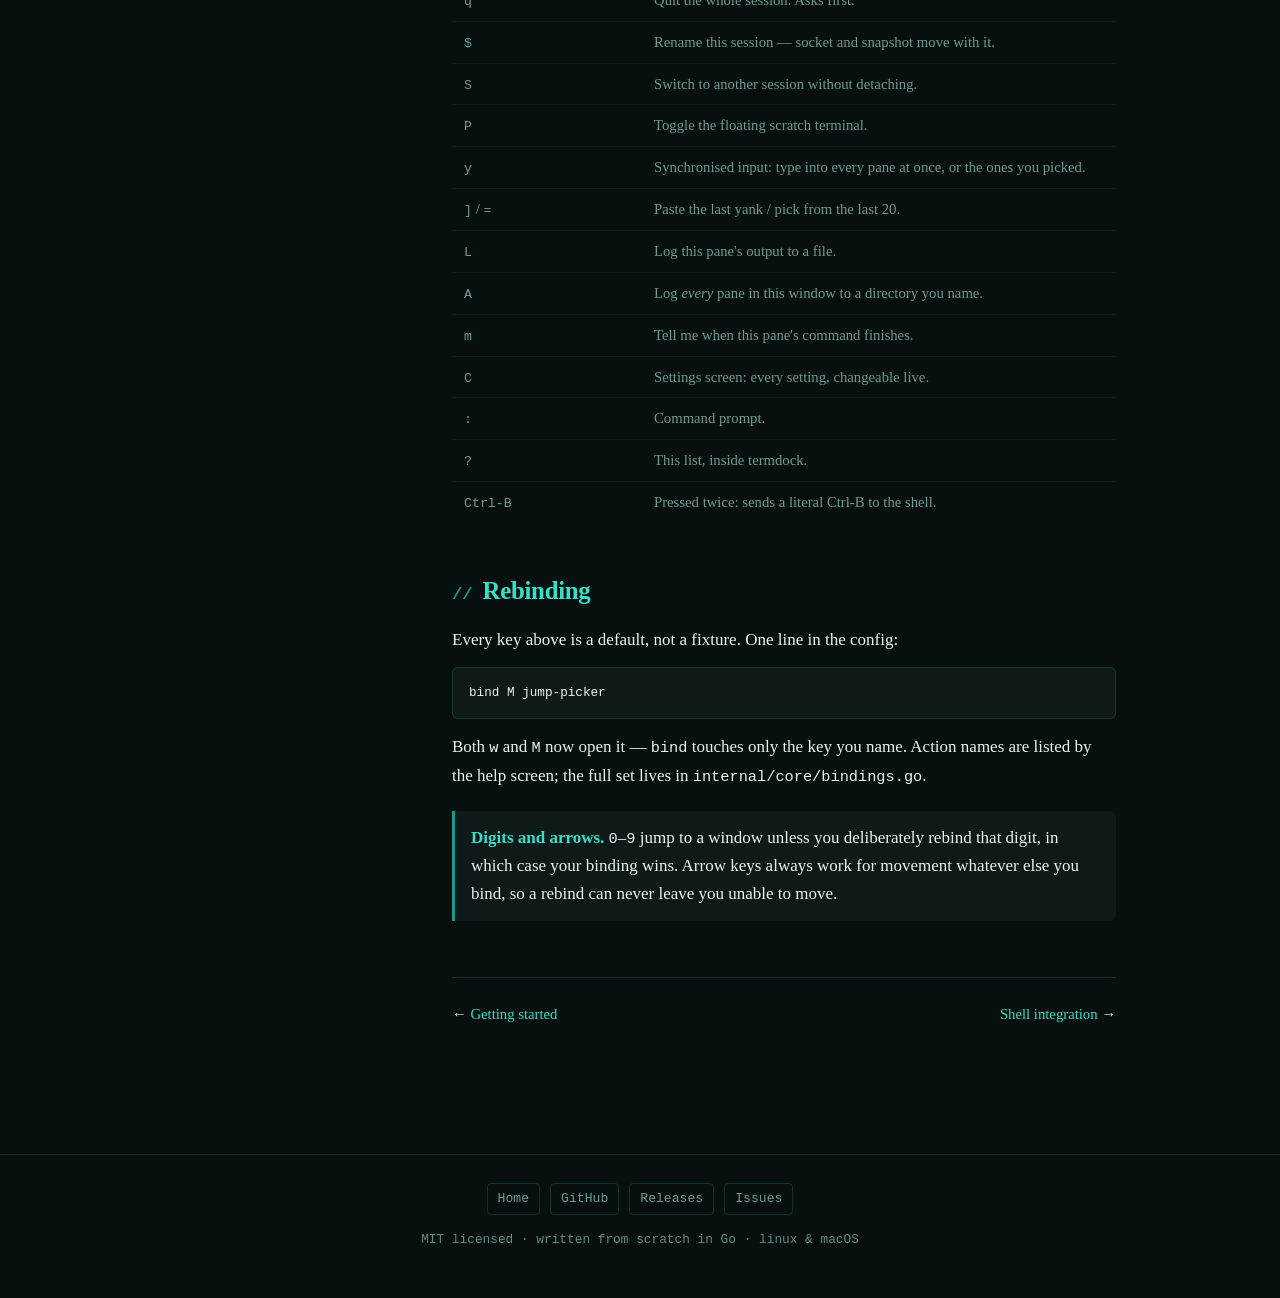
<file: docs/keys.html>
<!doctype html>
<html lang="en">
<head>
<meta charset="utf-8">
<meta name="viewport" content="width=device-width, initial-scale=1">
<title>Every key — termdock</title>
<meta name="description" content="The complete termdock keybinding reference: panes, windows, copy-mode, and everything behind the Ctrl-B prefix.">
<meta property="og:title" content="Every key — termdock">
<meta property="og:description" content="The complete termdock keybinding reference: panes, windows, copy-mode, and everything behind the Ctrl-B prefix.">
<meta property="og:type" content="article">
<!-- Shared with the landing page: a still from the demo, since link
     previews never animate a GIF and this one opens on a blank prompt. -->
<meta property="og:image" content="https://padovanl.github.io/termdock/social-card.png">
<meta name="twitter:card" content="summary_large_image">
<meta name="theme-color" content="#07100f">
<link rel="icon" href="logo.svg" type="image/svg+xml">
<link rel="stylesheet" href="style.css">
</head>
<body>
<div class="crt-veil" aria-hidden="true"></div>

<header class="topbar">
  <div class="topbar-inner">
    <a class="brand" href="index.html" style="text-decoration:none;border:0"><img src="logo.svg" alt="" width="18" height="18" style="vertical-align:-3px;margin-right:.4rem">termdock<span class="cursor">_</span></a>
    <nav class="navlinks">
      <a href="getting-started.html">start</a>
      <a href="keys.html">keys</a>
      <a href="shell-integration.html">shell</a>
      <a href="workflow.html">workflow</a>
      <a href="configuration.html">config</a>
      <a href="remote.html">remote</a>
      <a href="cheatsheet.html">cheatsheet</a>
      <a href="https://github.com/padovanl/termdock">github</a>
    </nav>
  </div>
</header>

<main class="manual">
  <aside class="manual-toc">
    <h2>On this page</h2>
    <a href="#panes">Panes</a>
    <a href="#windows">Windows</a>
    <a href="#finding-things">Finding things</a>
    <a href="#copy-mode">Copy-mode</a>
    <a href="#the-mouse">The mouse</a>
    <a href="#session-and-everything-else">Session and everything else</a>
    <a href="#rebinding">Rebinding</a>
  </aside>
  <div class="manual-body">
    <h1 style="margin:0 0 0.5rem;font-size:2.1rem">Every key</h1>
    <p class="page-lede">Everything behind the prefix. All of it rebindable, and all of it also on the Ctrl-B ? screen inside termdock — which is generated from what's actually bound, so it never goes stale.</p>
<h2 id="panes">Panes</h2>

<table>
<tr><th>Key</th><th>Does</th></tr>
<tr><td><code>v</code> or <code>%</code></td><td>Split side by side.</td></tr>
<tr><td><code>s</code> or <code>"</code></td><td>Split top and bottom.</td></tr>
<tr><td><code>←→↑↓</code> / <code>hjkl</code></td><td>Move focus. After a prefixed arrow, a bare arrow keeps moving for a second.</td></tr>
<tr><td><code>o</code> or <code>Tab</code></td><td>Cycle to the next pane.</td></tr>
<tr><td><code>;</code></td><td>Back to the pane you were just in.</td></tr>
<tr><td><code>z</code></td><td>Zoom this pane full-screen. Its border turns magenta and the title gains <code>[Z]</code>.</td></tr>
<tr><td><code>r</code></td><td>Resize mode: arrows resize, any other key leaves.</td></tr>
<tr><td><code>x</code></td><td>Close this pane.</td></tr>
<tr><td><code>Z</code></td><td>Reopen the last closed pane, in its window and directory.</td></tr>
<tr><td><code>!</code></td><td>Break this pane out into a window of its own.</td></tr>
<tr><td><code>R</code></td><td>Respawn: restart the shell in place.</td></tr>
<tr><td><code>.</code></td><td>Name this pane. Empty clears it.</td></tr>
<tr><td><code>Q</code></td><td>Badge every pane with a digit; press one to jump there.</td></tr>
<tr><td><code>Space</code></td><td>Cycle the window through tiled / even-columns / even-rows.</td></tr>
</table>

<h2 id="windows">Windows</h2>

<table>
<tr><th>Key</th><th>Does</th></tr>
<tr><td><code>c</code></td><td>New window.</td></tr>
<tr><td><code>n</code> / <code>p</code></td><td>Next / previous window.</td></tr>
<tr><td><code>0</code>–<code>9</code></td><td>Jump to window N.</td></tr>
<tr><td><code>W</code></td><td>Back to the window you were just in.</td></tr>
<tr><td><code>,</code></td><td>Rename this window.</td></tr>
<tr><td><code>&amp;</code></td><td>Close the window and every pane in it. Asks first.</td></tr>
<tr><td><code>w</code></td><td>Jump picker: type to filter every window and pane, with a live minimap.</td></tr>
<tr><td><code>g</code></td><td>Overview: every pane in the session as a grid of live thumbnails.</td></tr>
</table>

<h2 id="finding-things">Finding things</h2>

<table>
<tr><th>Key</th><th>Does</th></tr>
<tr><td><code>/</code></td><td>Search every pane's scrollback at once, plain text or regex.</td></tr>
<tr><td><code>[</code></td><td>Copy-mode: scroll and select the scrollback.</td></tr>
<tr><td><code>u</code></td><td>Pick a URL or path visible on screen; copies it to your clipboard.</td></tr>
<tr><td><code>H</code></td><td>Every command run in this session, fuzzy-searchable. <a href="shell-integration.html">Needs shell integration.</a></td></tr>
<tr><td><code>T</code></td><td>Session timeline: when each command ran, for how long. <a href="shell-integration.html">Needs shell integration.</a></td></tr>
<tr><td><code>O</code></td><td>Copy a command's entire output. <a href="shell-integration.html">Needs shell integration.</a></td></tr>
</table>

<h2 id="copy-mode">Copy-mode</h2>

<p>Enter with <span class="k">Ctrl-B</span> <span class="k">[</span>.
Inside, the prefix is not needed:</p>

<table>
<tr><th>Key</th><th>Does</th></tr>
<tr><td><code>hjkl</code> / arrows</td><td>Move the cursor.</td></tr>
<tr><td><code>PgUp</code> / <code>PgDn</code> / <code>Ctrl-U</code> / <code>Ctrl-D</code></td><td>Page and half-page.</td></tr>
<tr><td><code>g</code> / <code>G</code></td><td>Top / bottom of the scrollback.</td></tr>
<tr><td><code>v</code></td><td>Start a character-wise selection.</td></tr>
<tr><td><code>V</code></td><td>Whole-line selection. <code>v</code> switches back without losing it.</td></tr>
<tr><td><code>y</code></td><td>Yank the selection, to the clipboard and the paste registers.</td></tr>
<tr><td><code>/</code></td><td>Search this pane. Regex, falling back to a literal match.</td></tr>
<tr><td><code>{</code> / <code>}</code></td><td>Jump to the previous / next command. <a href="shell-integration.html">Needs shell integration.</a></td></tr>
<tr><td><code>q</code> or <code>Esc</code></td><td>Leave.</td></tr>
</table>

<h2 id="the-mouse">The mouse</h2>

<p>At a shell prompt the mouse drives termdock: click a pane to focus it,
click-drag its content to select and copy, drag a border to resize, drag
a pane's title onto a window tab to move it there, click a tab to switch
window, and use the wheel to scroll that pane's scrollback.</p>

<div class="note">
<strong>Programs that want the mouse get the mouse.</strong>
htop, vim, less, lazygit and anything else that asks the terminal to
report mouse events receives your clicks, drags and wheel directly, in a
pane or in the popup. termdock knows which is which because it emulates
the terminal itself, so it sees the program turn reporting on.
</div>

<p>Hold <span class="k">Shift</span> to take the mouse back. Shift-click
focuses a pane running a full-screen program, shift-drag selects its text
or drags its border, and shift-wheel scrolls the pane's scrollback rather
than the program's own list. Without an escape hatch of this kind a pane
running htop could not be resized with the mouse at all, which is why
tmux has the same one.</p>

<p>The whole thing is off if you set <code>mouse off</code>; see
<a href="configuration.html">Configuration</a>.</p>

<h2 id="session-and-everything-else">Session and everything else</h2>

<table>
<tr><th>Key</th><th>Does</th></tr>
<tr><td><code>d</code></td><td>Detach. The session keeps running.</td></tr>
<tr><td><code>q</code></td><td>Quit the whole session. Asks first.</td></tr>
<tr><td><code>$</code></td><td>Rename this session — socket and snapshot move with it.</td></tr>
<tr><td><code>S</code></td><td>Switch to another session without detaching.</td></tr>
<tr><td><code>P</code></td><td>Toggle the floating scratch terminal.</td></tr>
<tr><td><code>y</code></td><td>Synchronised input: type into every pane at once, or the ones you picked.</td></tr>
<tr><td><code>]</code> / <code>=</code></td><td>Paste the last yank / pick from the last 20.</td></tr>
<tr><td><code>L</code></td><td>Log this pane's output to a file.</td></tr>
<tr><td><code>A</code></td><td>Log <em>every</em> pane in this window to a directory you name.</td></tr>
<tr><td><code>m</code></td><td>Tell me when this pane's command finishes.</td></tr>
<tr><td><code>C</code></td><td>Settings screen: every setting, changeable live.</td></tr>
<tr><td><code>:</code></td><td>Command prompt.</td></tr>
<tr><td><code>?</code></td><td>This list, inside termdock.</td></tr>
<tr><td><code>Ctrl-B</code></td><td>Pressed twice: sends a literal Ctrl-B to the shell.</td></tr>
</table>

<h2 id="rebinding">Rebinding</h2>

<p>Every key above is a default, not a fixture. One line in the config:</p>

<pre><code>bind M jump-picker</code></pre>

<p>Both <code>w</code> and <code>M</code> now open it —
<code>bind</code> touches only the key you name. Action names are listed
by the help screen; the full set lives in
<code>internal/core/bindings.go</code>.</p>

<div class="note">
<strong>Digits and arrows.</strong> <code>0</code>–<code>9</code> jump to
a window unless you deliberately rebind that digit, in which case your
binding wins. Arrow keys always work for movement whatever else you
bind, so a rebind can never leave you unable to move.
</div>
    <nav class="manual-nav">
      <span>← <a href="getting-started.html">Getting started</a></span>
      <span><a href="shell-integration.html">Shell integration</a> →</span>
    </nav>
  </div>
</main>

<footer>
  <div class="wrap">
    <div class="foot-chips">
      <a class="foot-chip" href="index.html">Home</a>
      <a class="foot-chip" href="https://github.com/padovanl/termdock">GitHub</a>
      <a class="foot-chip" href="https://github.com/padovanl/termdock/releases">Releases</a>
      <a class="foot-chip" href="https://github.com/padovanl/termdock/issues">Issues</a>
    </div>
    <p class="foot-note">MIT licensed · written from scratch in Go · linux &amp; macOS</p>
  </div>
</footer>
</body>
</html>
</file>
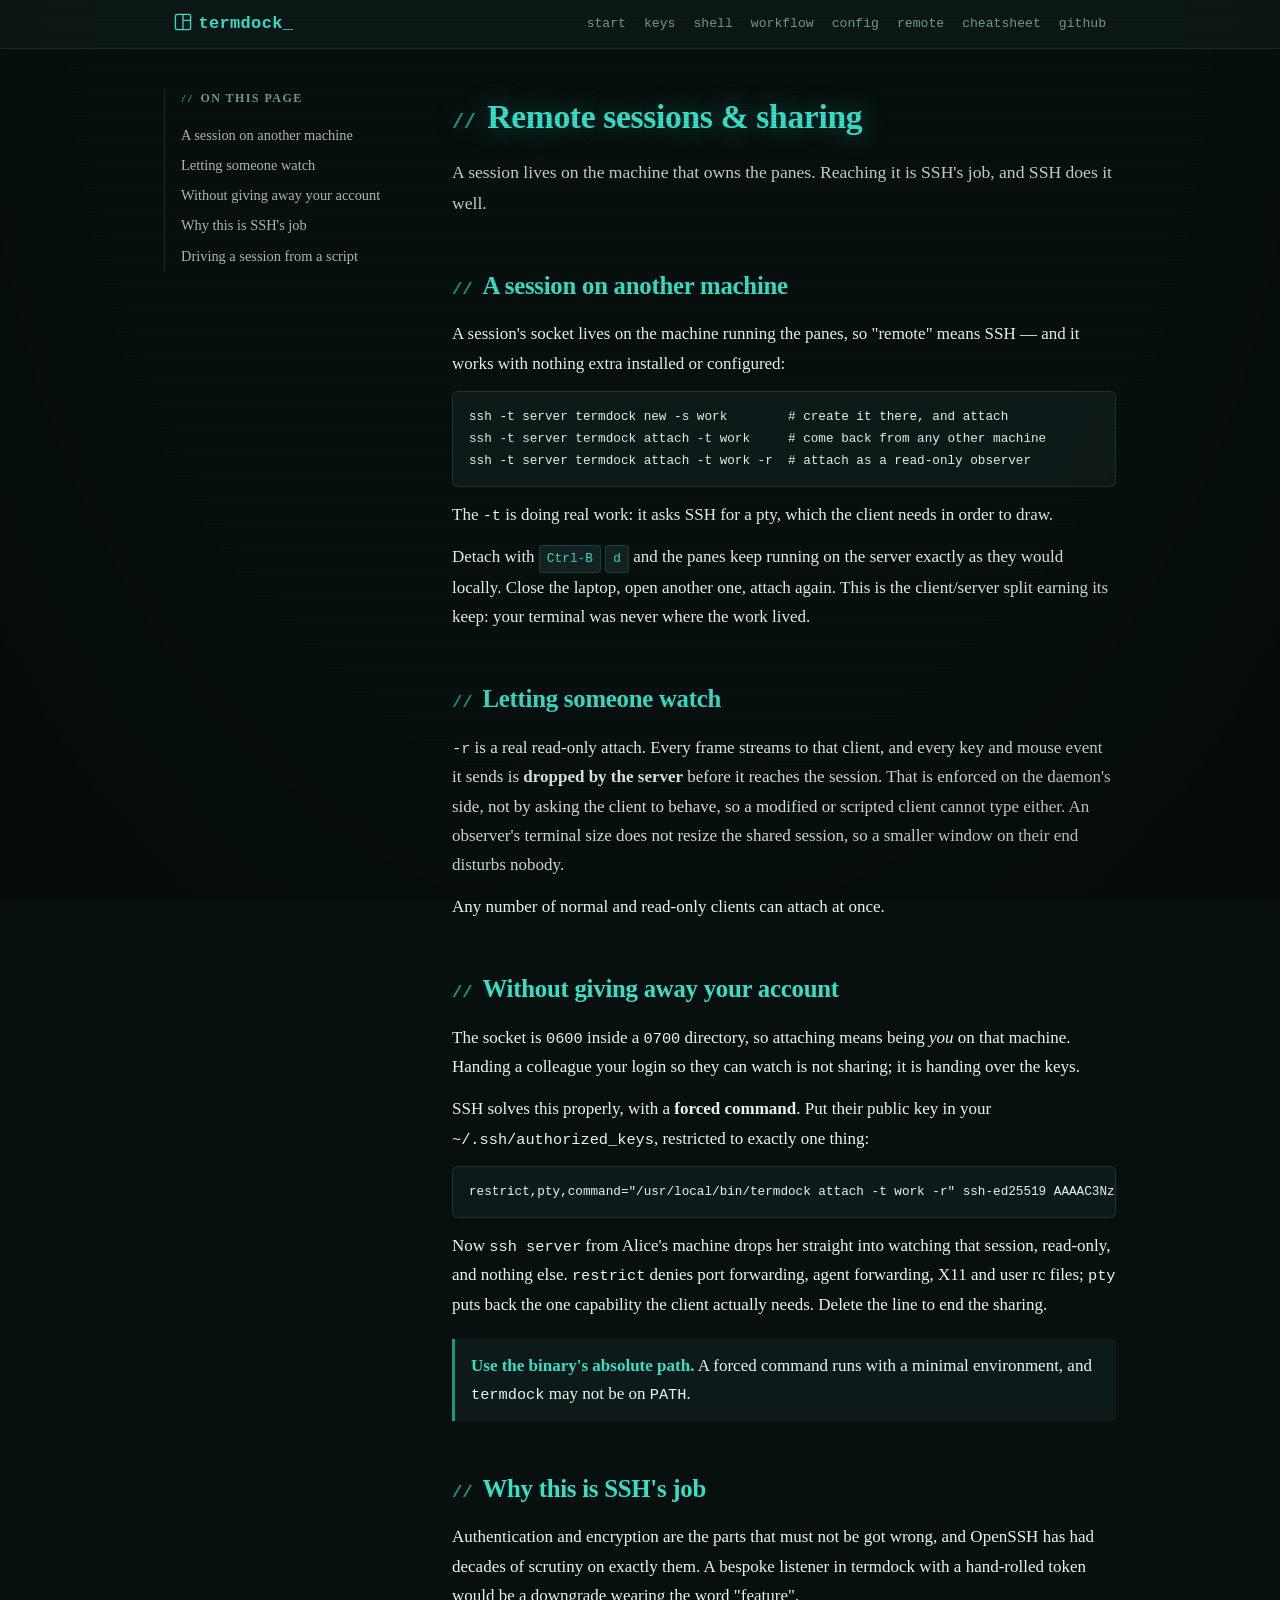
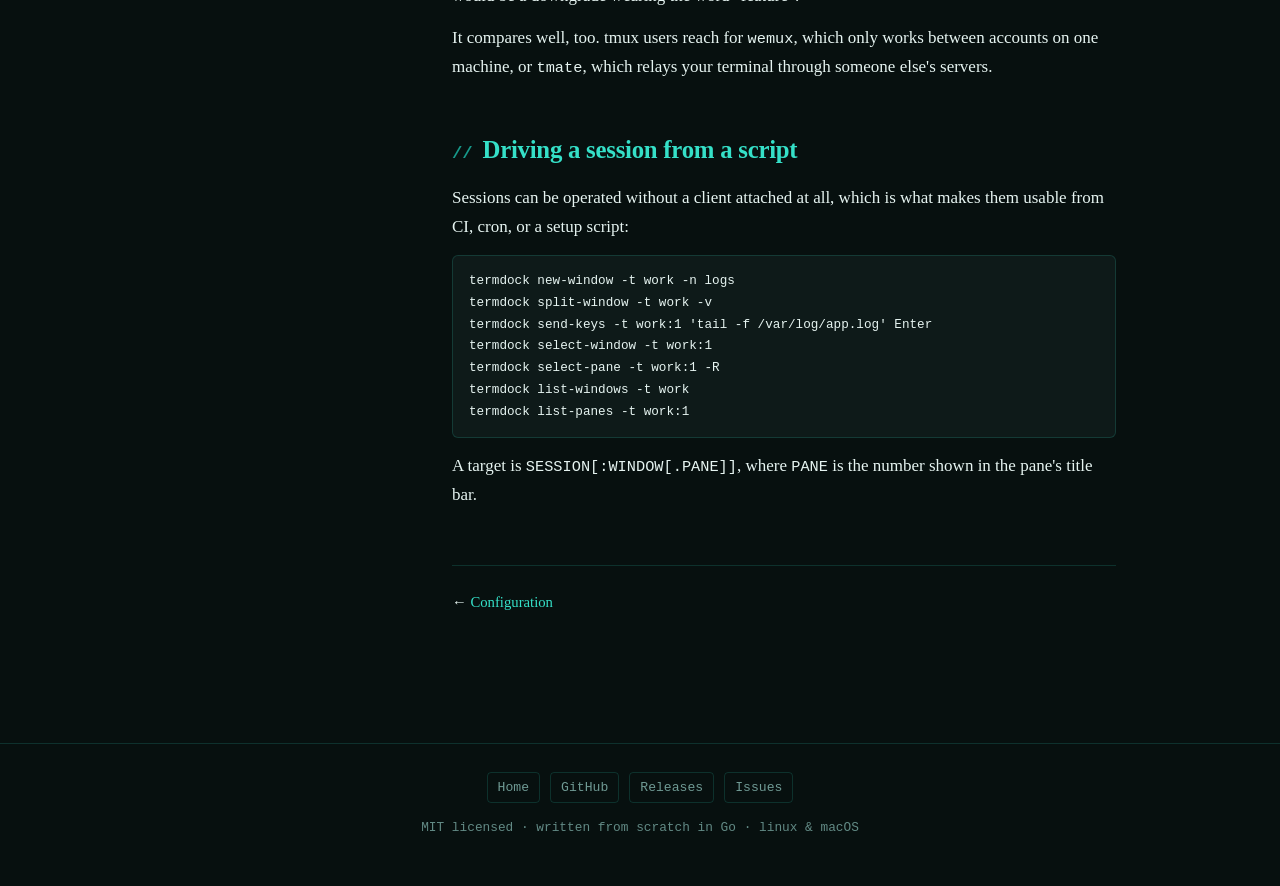
<file: docs/remote.html>
<!doctype html>
<html lang="en">
<head>
<meta charset="utf-8">
<meta name="viewport" content="width=device-width, initial-scale=1">
<title>Remote sessions &amp; sharing — termdock</title>
<meta name="description" content="Run a termdock session on a server, attach from anywhere, and let a colleague watch read-only without giving them your account.">
<meta property="og:title" content="Remote sessions &amp; sharing — termdock">
<meta property="og:description" content="Run a termdock session on a server, attach from anywhere, and let a colleague watch read-only without giving them your account.">
<meta property="og:type" content="article">
<!-- Shared with the landing page: a still from the demo, since link
     previews never animate a GIF and this one opens on a blank prompt. -->
<meta property="og:image" content="https://padovanl.github.io/termdock/social-card.png">
<meta name="twitter:card" content="summary_large_image">
<meta name="theme-color" content="#07100f">
<link rel="icon" href="logo.svg" type="image/svg+xml">
<link rel="stylesheet" href="style.css">
</head>
<body>
<div class="crt-veil" aria-hidden="true"></div>

<header class="topbar">
  <div class="topbar-inner">
    <a class="brand" href="index.html" style="text-decoration:none;border:0"><img src="logo.svg" alt="" width="18" height="18" style="vertical-align:-3px;margin-right:.4rem">termdock<span class="cursor">_</span></a>
    <nav class="navlinks">
      <a href="getting-started.html">start</a>
      <a href="keys.html">keys</a>
      <a href="shell-integration.html">shell</a>
      <a href="workflow.html">workflow</a>
      <a href="configuration.html">config</a>
      <a href="remote.html">remote</a>
      <a href="cheatsheet.html">cheatsheet</a>
      <a href="https://github.com/padovanl/termdock">github</a>
    </nav>
  </div>
</header>

<main class="manual">
  <aside class="manual-toc">
    <h2>On this page</h2>
    <a href="#a-session-on-another-machine">A session on another machine</a>
    <a href="#letting-someone-watch">Letting someone watch</a>
    <a href="#without-giving-away-your-account">Without giving away your account</a>
    <a href="#why-this-is-sshs-job">Why this is SSH's job</a>
    <a href="#driving-a-session-from-a-script">Driving a session from a script</a>
  </aside>
  <div class="manual-body">
    <h1 style="margin:0 0 0.5rem;font-size:2.1rem">Remote sessions &amp; sharing</h1>
    <p class="page-lede">A session lives on the machine that owns the panes. Reaching it is SSH's job, and SSH does it well.</p>
<h2 id="a-session-on-another-machine">A session on another machine</h2>

<p>A session's socket lives on the machine running the panes, so "remote"
means SSH — and it works with nothing extra installed or configured:</p>

<pre><code>ssh -t server termdock new -s work        # create it there, and attach
ssh -t server termdock attach -t work     # come back from any other machine
ssh -t server termdock attach -t work -r  # attach as a read-only observer</code></pre>

<p>The <code>-t</code> is doing real work: it asks SSH for a pty, which
the client needs in order to draw.</p>

<p>Detach with <span class="k">Ctrl-B</span> <span class="k">d</span> and
the panes keep running on the server exactly as they would locally. Close
the laptop, open another one, attach again. This is the client/server
split earning its keep: your terminal was never where the work lived.</p>

<h2 id="letting-someone-watch">Letting someone watch</h2>

<p><code>-r</code> is a real read-only attach. Every frame streams to
that client, and every key and mouse event it sends is
<strong>dropped by the server</strong> before it reaches the session.
That is enforced on the daemon's side, not by asking the client to
behave, so a modified or scripted client cannot type either. An
observer's terminal size does not resize the shared session, so a smaller
window on their end disturbs nobody.</p>

<p>Any number of normal and read-only clients can attach at once.</p>

<h2 id="without-giving-away-your-account">Without giving away your account</h2>

<p>The socket is <code>0600</code> inside a <code>0700</code> directory,
so attaching means being <em>you</em> on that machine. Handing a
colleague your login so they can watch is not sharing; it is handing over
the keys.</p>

<p>SSH solves this properly, with a <strong>forced command</strong>. Put
their public key in your <code>~/.ssh/authorized_keys</code>, restricted
to exactly one thing:</p>

<pre><code>restrict,pty,command="/usr/local/bin/termdock attach -t work -r" ssh-ed25519 AAAAC3Nz... alice</code></pre>

<p>Now <code>ssh server</code> from Alice's machine drops her straight
into watching that session, read-only, and nothing else.
<code>restrict</code> denies port forwarding, agent forwarding, X11 and
user rc files; <code>pty</code> puts back the one capability the client
actually needs. Delete the line to end the sharing.</p>

<div class="note">
<strong>Use the binary's absolute path.</strong> A forced command runs
with a minimal environment, and <code>termdock</code> may not be on
<code>PATH</code>.
</div>

<h2 id="why-this-is-sshs-job">Why this is SSH's job</h2>

<p>Authentication and encryption are the parts that must not be got
wrong, and OpenSSH has had decades of scrutiny on exactly them. A
bespoke listener in termdock with a hand-rolled token would be a
downgrade wearing the word "feature".</p>

<p>It compares well, too. tmux users reach for <code>wemux</code>, which
only works between accounts on one machine, or <code>tmate</code>, which
relays your terminal through someone else's servers.</p>

<h2 id="driving-a-session-from-a-script">Driving a session from a script</h2>

<p>Sessions can be operated without a client attached at all, which is
what makes them usable from CI, cron, or a setup script:</p>

<pre><code>termdock new-window -t work -n logs
termdock split-window -t work -v
termdock send-keys -t work:1 'tail -f /var/log/app.log' Enter
termdock select-window -t work:1
termdock select-pane -t work:1 -R
termdock list-windows -t work
termdock list-panes -t work:1</code></pre>

<p>A target is <code>SESSION[:WINDOW[.PANE]]</code>, where
<code>PANE</code> is the number shown in the pane's title bar.</p>
    <nav class="manual-nav">
      <span>← <a href="configuration.html">Configuration</a></span>
      <span></span>
    </nav>
  </div>
</main>

<footer>
  <div class="wrap">
    <div class="foot-chips">
      <a class="foot-chip" href="index.html">Home</a>
      <a class="foot-chip" href="https://github.com/padovanl/termdock">GitHub</a>
      <a class="foot-chip" href="https://github.com/padovanl/termdock/releases">Releases</a>
      <a class="foot-chip" href="https://github.com/padovanl/termdock/issues">Issues</a>
    </div>
    <p class="foot-note">MIT licensed · written from scratch in Go · linux &amp; macOS</p>
  </div>
</footer>
</body>
</html>
</file>
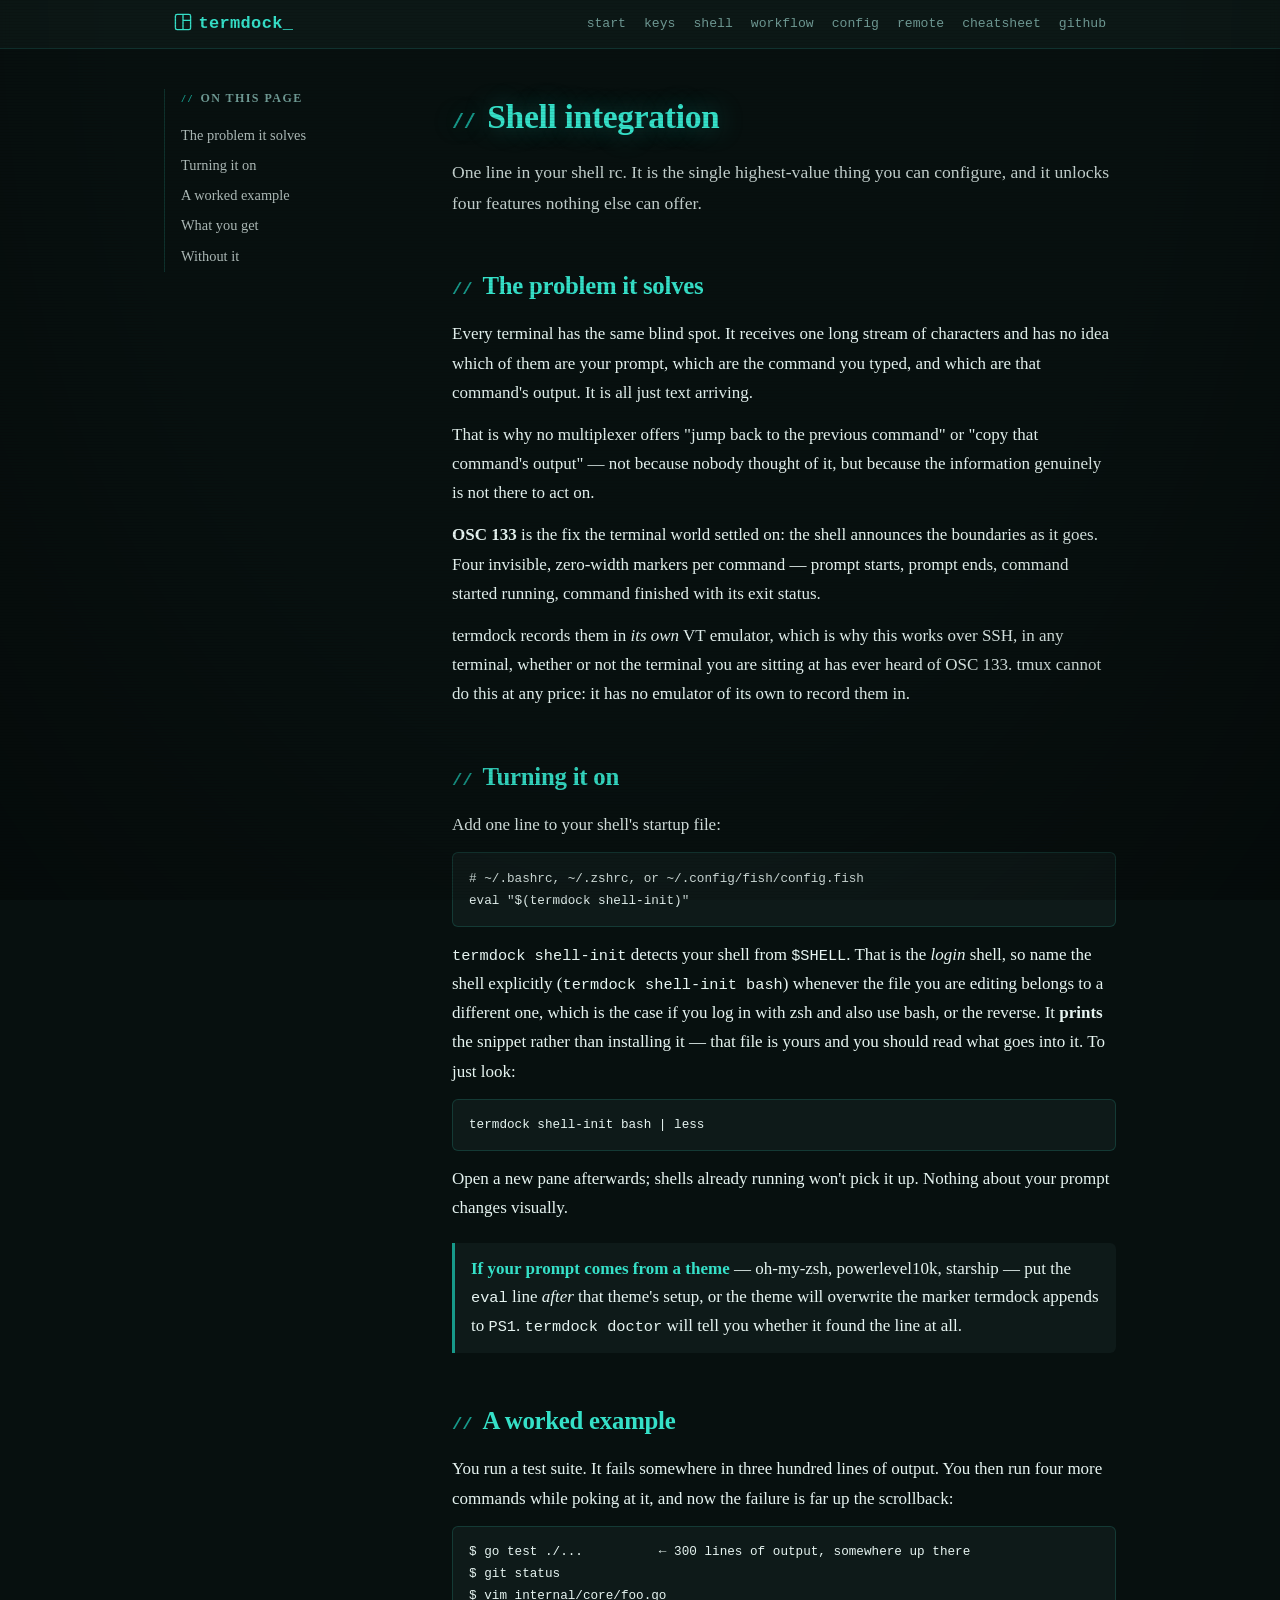
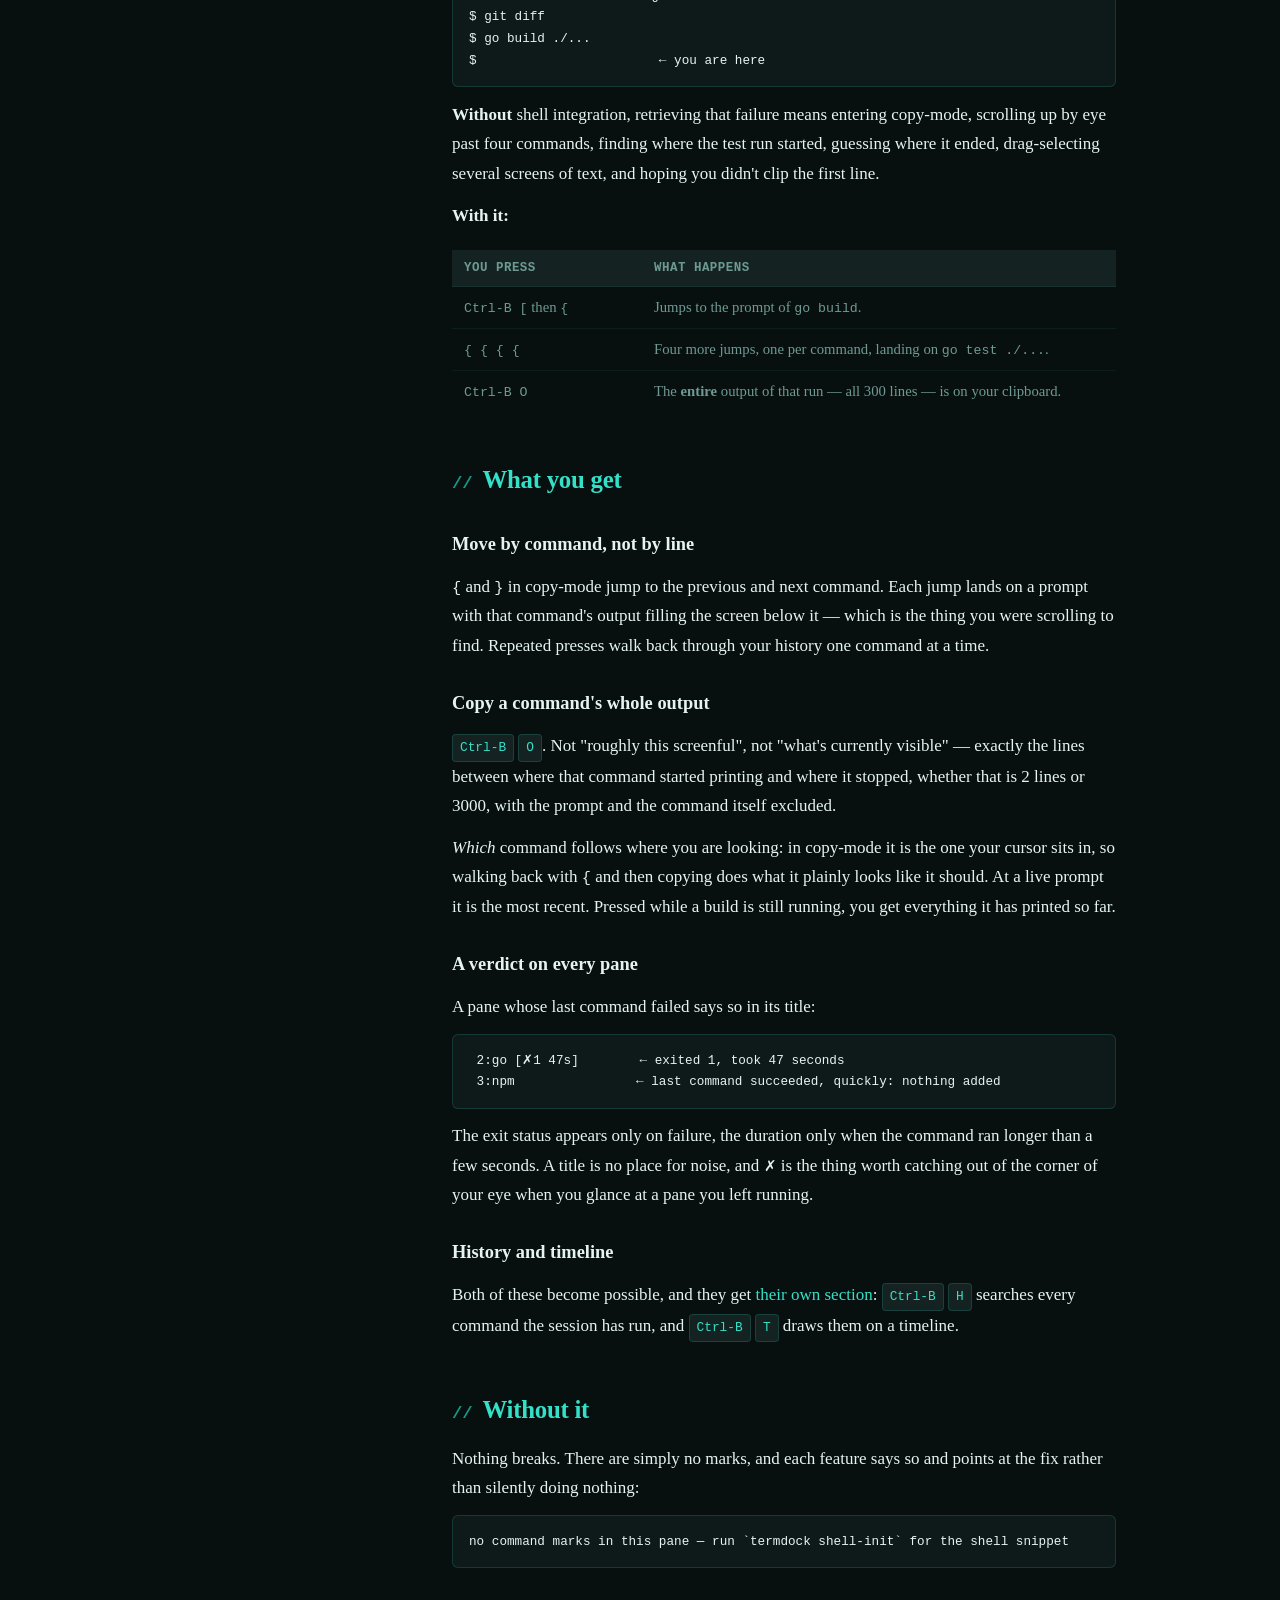
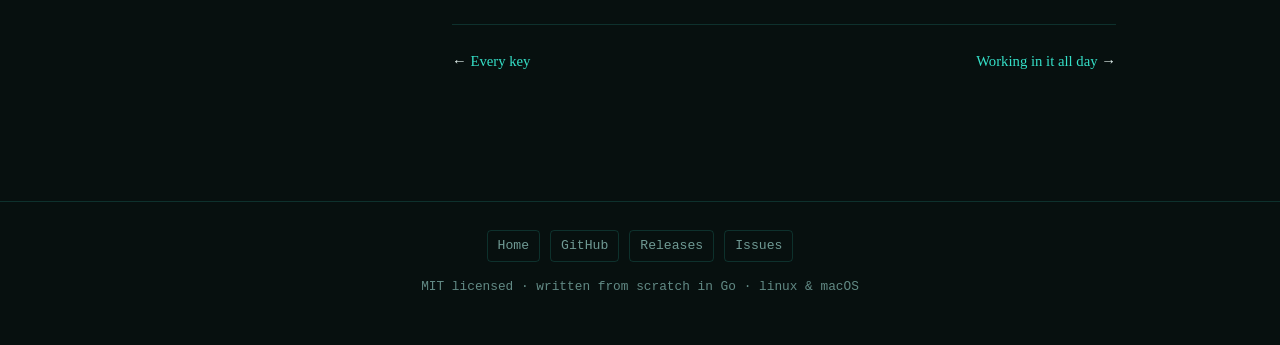
<file: docs/shell-integration.html>
<!doctype html>
<html lang="en">
<head>
<meta charset="utf-8">
<meta name="viewport" content="width=device-width, initial-scale=1">
<title>Shell integration — termdock</title>
<meta name="description" content="Teach your shell to mark prompts (OSC 133) and termdock learns where every command starts, ends and how it went — enabling command history, jumping between commands, and copying one command&#x27;s whole output.">
<meta property="og:title" content="Shell integration — termdock">
<meta property="og:description" content="Teach your shell to mark prompts (OSC 133) and termdock learns where every command starts, ends and how it went — enabling command history, jumping between commands, and copying one command&#x27;s whole output.">
<meta property="og:type" content="article">
<!-- Shared with the landing page: a still from the demo, since link
     previews never animate a GIF and this one opens on a blank prompt. -->
<meta property="og:image" content="https://padovanl.github.io/termdock/social-card.png">
<meta name="twitter:card" content="summary_large_image">
<meta name="theme-color" content="#07100f">
<link rel="icon" href="logo.svg" type="image/svg+xml">
<link rel="stylesheet" href="style.css">
</head>
<body>
<div class="crt-veil" aria-hidden="true"></div>

<header class="topbar">
  <div class="topbar-inner">
    <a class="brand" href="index.html" style="text-decoration:none;border:0"><img src="logo.svg" alt="" width="18" height="18" style="vertical-align:-3px;margin-right:.4rem">termdock<span class="cursor">_</span></a>
    <nav class="navlinks">
      <a href="getting-started.html">start</a>
      <a href="keys.html">keys</a>
      <a href="shell-integration.html">shell</a>
      <a href="workflow.html">workflow</a>
      <a href="configuration.html">config</a>
      <a href="remote.html">remote</a>
      <a href="cheatsheet.html">cheatsheet</a>
      <a href="https://github.com/padovanl/termdock">github</a>
    </nav>
  </div>
</header>

<main class="manual">
  <aside class="manual-toc">
    <h2>On this page</h2>
    <a href="#the-problem-it-solves">The problem it solves</a>
    <a href="#turning-it-on">Turning it on</a>
    <a href="#a-worked-example">A worked example</a>
    <a href="#what-you-get">What you get</a>
    <a href="#without-it">Without it</a>
  </aside>
  <div class="manual-body">
    <h1 style="margin:0 0 0.5rem;font-size:2.1rem">Shell integration</h1>
    <p class="page-lede">One line in your shell rc. It is the single highest-value thing you can configure, and it unlocks four features nothing else can offer.</p>
<h2 id="the-problem-it-solves">The problem it solves</h2>

<p>Every terminal has the same blind spot. It receives one long stream of
characters and has no idea which of them are your prompt, which are the
command you typed, and which are that command's output. It is all just
text arriving.</p>

<p>That is why no multiplexer offers "jump back to the previous command"
or "copy that command's output" — not because nobody thought of it, but
because the information genuinely is not there to act on.</p>

<p><strong>OSC 133</strong> is the fix the terminal world settled on: the
shell announces the boundaries as it goes. Four invisible, zero-width
markers per command — prompt starts, prompt ends, command started
running, command finished with its exit status.</p>

<p>termdock records them in <em>its own</em> VT emulator, which is why
this works over SSH, in any terminal, whether or not the terminal you are
sitting at has ever heard of OSC 133. tmux cannot do this at any price:
it has no emulator of its own to record them in.</p>

<h2 id="turning-it-on">Turning it on</h2>

<p>Add one line to your shell's startup file:</p>

<pre><code># ~/.bashrc, ~/.zshrc, or ~/.config/fish/config.fish
eval "$(termdock shell-init)"</code></pre>

<p><code>termdock shell-init</code> detects your shell from
<code>$SHELL</code>. That is the <em>login</em> shell, so name the shell
explicitly (<code>termdock shell-init bash</code>) whenever the file you
are editing belongs to a different one, which is the case if you log in
with zsh and also use bash, or the reverse. It <strong>prints</strong> the snippet
rather than installing it — that file is yours and you should read what
goes into it. To just look:</p>

<pre><code>termdock shell-init bash | less</code></pre>

<p>Open a new pane afterwards; shells already running won't pick it up.
Nothing about your prompt changes visually.</p>

<div class="note">
<strong>If your prompt comes from a theme</strong> — oh-my-zsh,
powerlevel10k, starship — put the <code>eval</code> line <em>after</em>
that theme's setup, or the theme will overwrite the marker termdock
appends to <code>PS1</code>. <code>termdock doctor</code> will tell you
whether it found the line at all.
</div>

<h2 id="a-worked-example">A worked example</h2>

<p>You run a test suite. It fails somewhere in three hundred lines of
output. You then run four more commands while poking at it, and now the
failure is far up the scrollback:</p>

<pre><code>$ go test ./...          ← 300 lines of output, somewhere up there
$ git status
$ vim internal/core/foo.go
$ git diff
$ go build ./...
$                        ← you are here</code></pre>

<p><strong>Without</strong> shell integration, retrieving that failure
means entering copy-mode, scrolling up by eye past four commands, finding
where the test run started, guessing where it ended, drag-selecting
several screens of text, and hoping you didn't clip the first line.</p>

<p><strong>With it:</strong></p>

<table>
<tr><th>You press</th><th>What happens</th></tr>
<tr><td><code>Ctrl-B [</code> then <code>{</code></td><td>Jumps to the prompt of <code>go build</code>.</td></tr>
<tr><td><code>{ { { {</code></td><td>Four more jumps, one per command, landing on <code>go test ./...</code>.</td></tr>
<tr><td><code>Ctrl-B O</code></td><td>The <strong>entire</strong> output of that run — all 300 lines — is on your clipboard.</td></tr>
</table>

<h2 id="what-you-get">What you get</h2>

<h3>Move by command, not by line</h3>

<p><code>{</code> and <code>}</code> in copy-mode jump to the previous
and next command. Each jump lands on a prompt with that command's output
filling the screen below it — which is the thing you were scrolling to
find. Repeated presses walk back through your history one command at a
time.</p>

<h3>Copy a command's whole output</h3>

<p><span class="k">Ctrl-B</span> <span class="k">O</span>. Not "roughly
this screenful", not "what's currently visible" — exactly the lines
between where that command started printing and where it stopped,
whether that is 2 lines or 3000, with the prompt and the command itself
excluded.</p>

<p><em>Which</em> command follows where you are looking: in copy-mode it
is the one your cursor sits in, so walking back with <code>{</code> and
then copying does what it plainly looks like it should. At a live prompt
it is the most recent. Pressed while a build is still running, you get
everything it has printed so far.</p>

<h3>A verdict on every pane</h3>

<p>A pane whose last command failed says so in its title:</p>

<pre><code> 2:go [✗1 47s]        ← exited 1, took 47 seconds
 3:npm                ← last command succeeded, quickly: nothing added</code></pre>

<p>The exit status appears only on failure, the duration only when the
command ran longer than a few seconds. A title is no place for noise,
and <code>✗</code> is the thing worth catching out of the corner of your
eye when you glance at a pane you left running.</p>

<h3>History and timeline</h3>

<p>Both of these become possible, and they get
<a href="workflow.html">their own section</a>:
<span class="k">Ctrl-B</span> <span class="k">H</span> searches every
command the session has run, and <span class="k">Ctrl-B</span>
<span class="k">T</span> draws them on a timeline.</p>

<h2 id="without-it">Without it</h2>

<p>Nothing breaks. There are simply no marks, and each feature says so
and points at the fix rather than silently doing nothing:</p>

<pre><code>no command marks in this pane — run `termdock shell-init` for the shell snippet</code></pre>
    <nav class="manual-nav">
      <span>← <a href="keys.html">Every key</a></span>
      <span><a href="workflow.html">Working in it all day</a> →</span>
    </nav>
  </div>
</main>

<footer>
  <div class="wrap">
    <div class="foot-chips">
      <a class="foot-chip" href="index.html">Home</a>
      <a class="foot-chip" href="https://github.com/padovanl/termdock">GitHub</a>
      <a class="foot-chip" href="https://github.com/padovanl/termdock/releases">Releases</a>
      <a class="foot-chip" href="https://github.com/padovanl/termdock/issues">Issues</a>
    </div>
    <p class="foot-note">MIT licensed · written from scratch in Go · linux &amp; macOS</p>
  </div>
</footer>
</body>
</html>
</file>
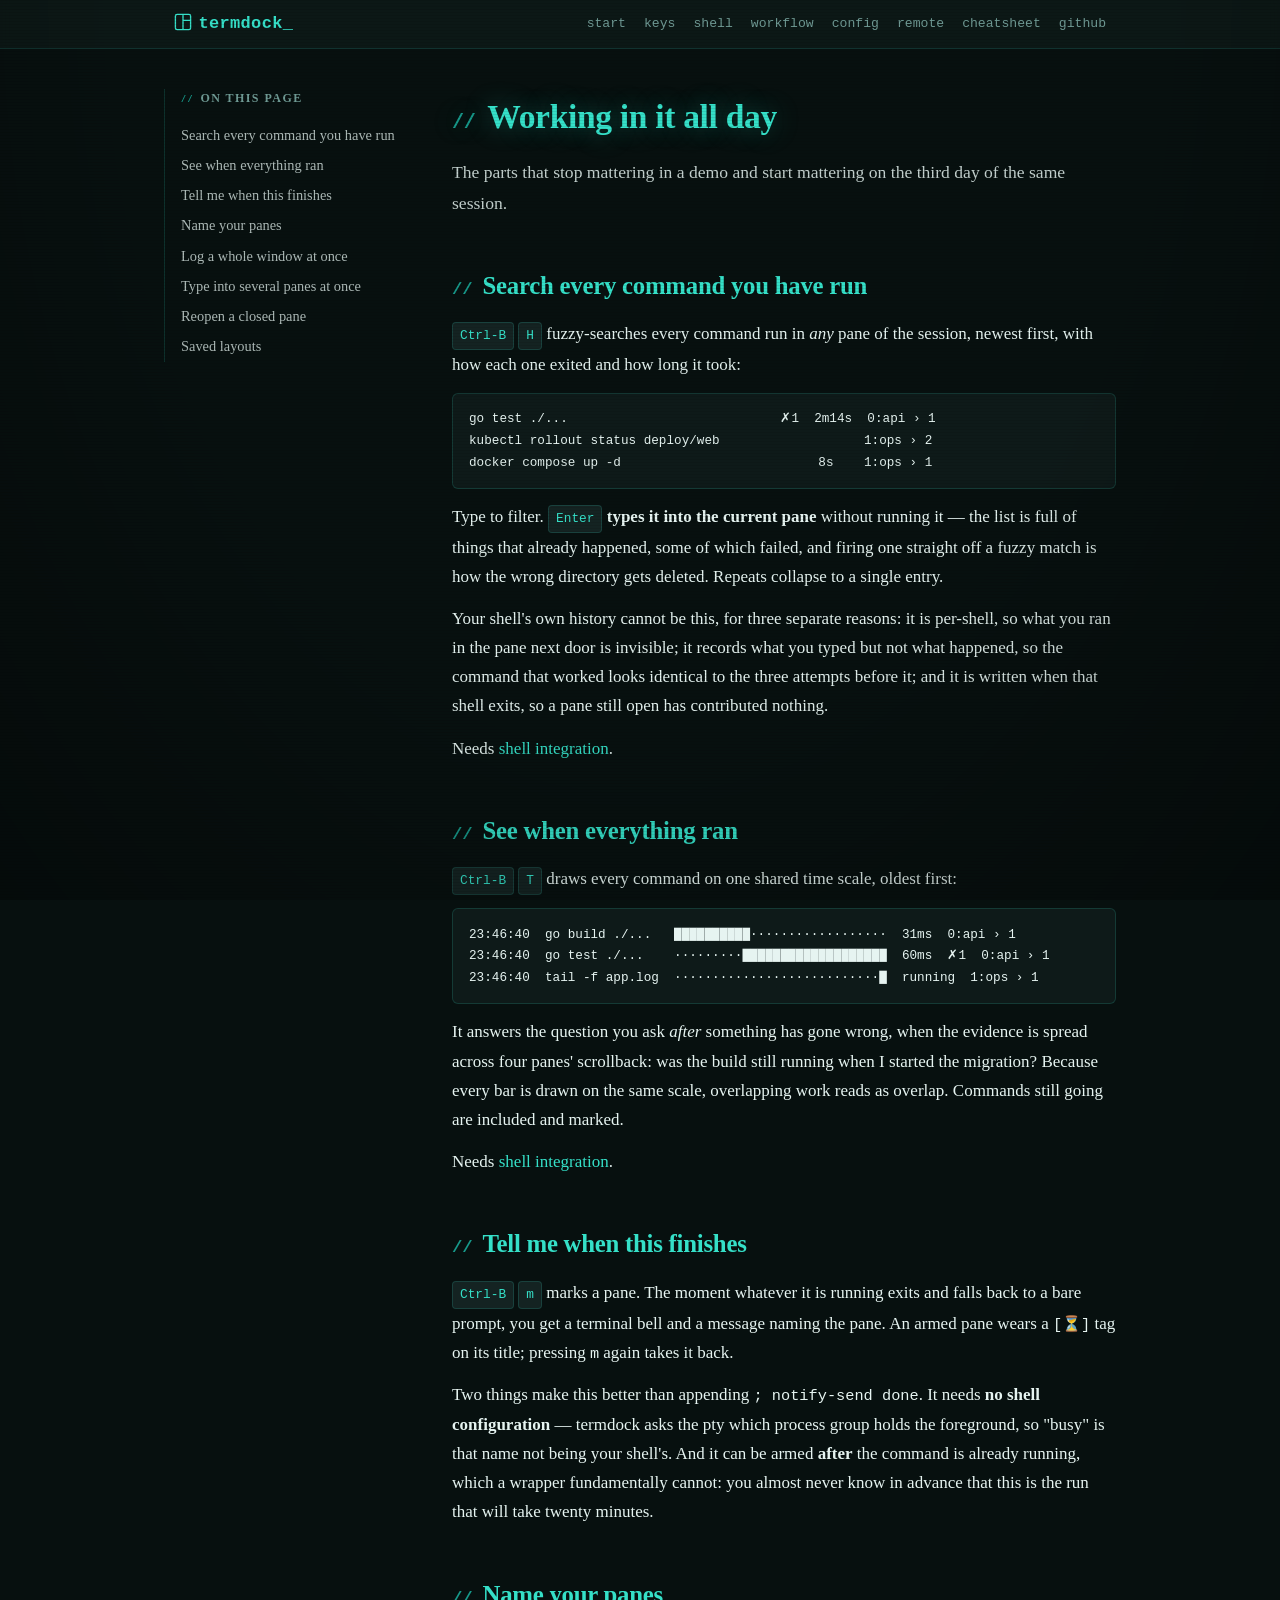
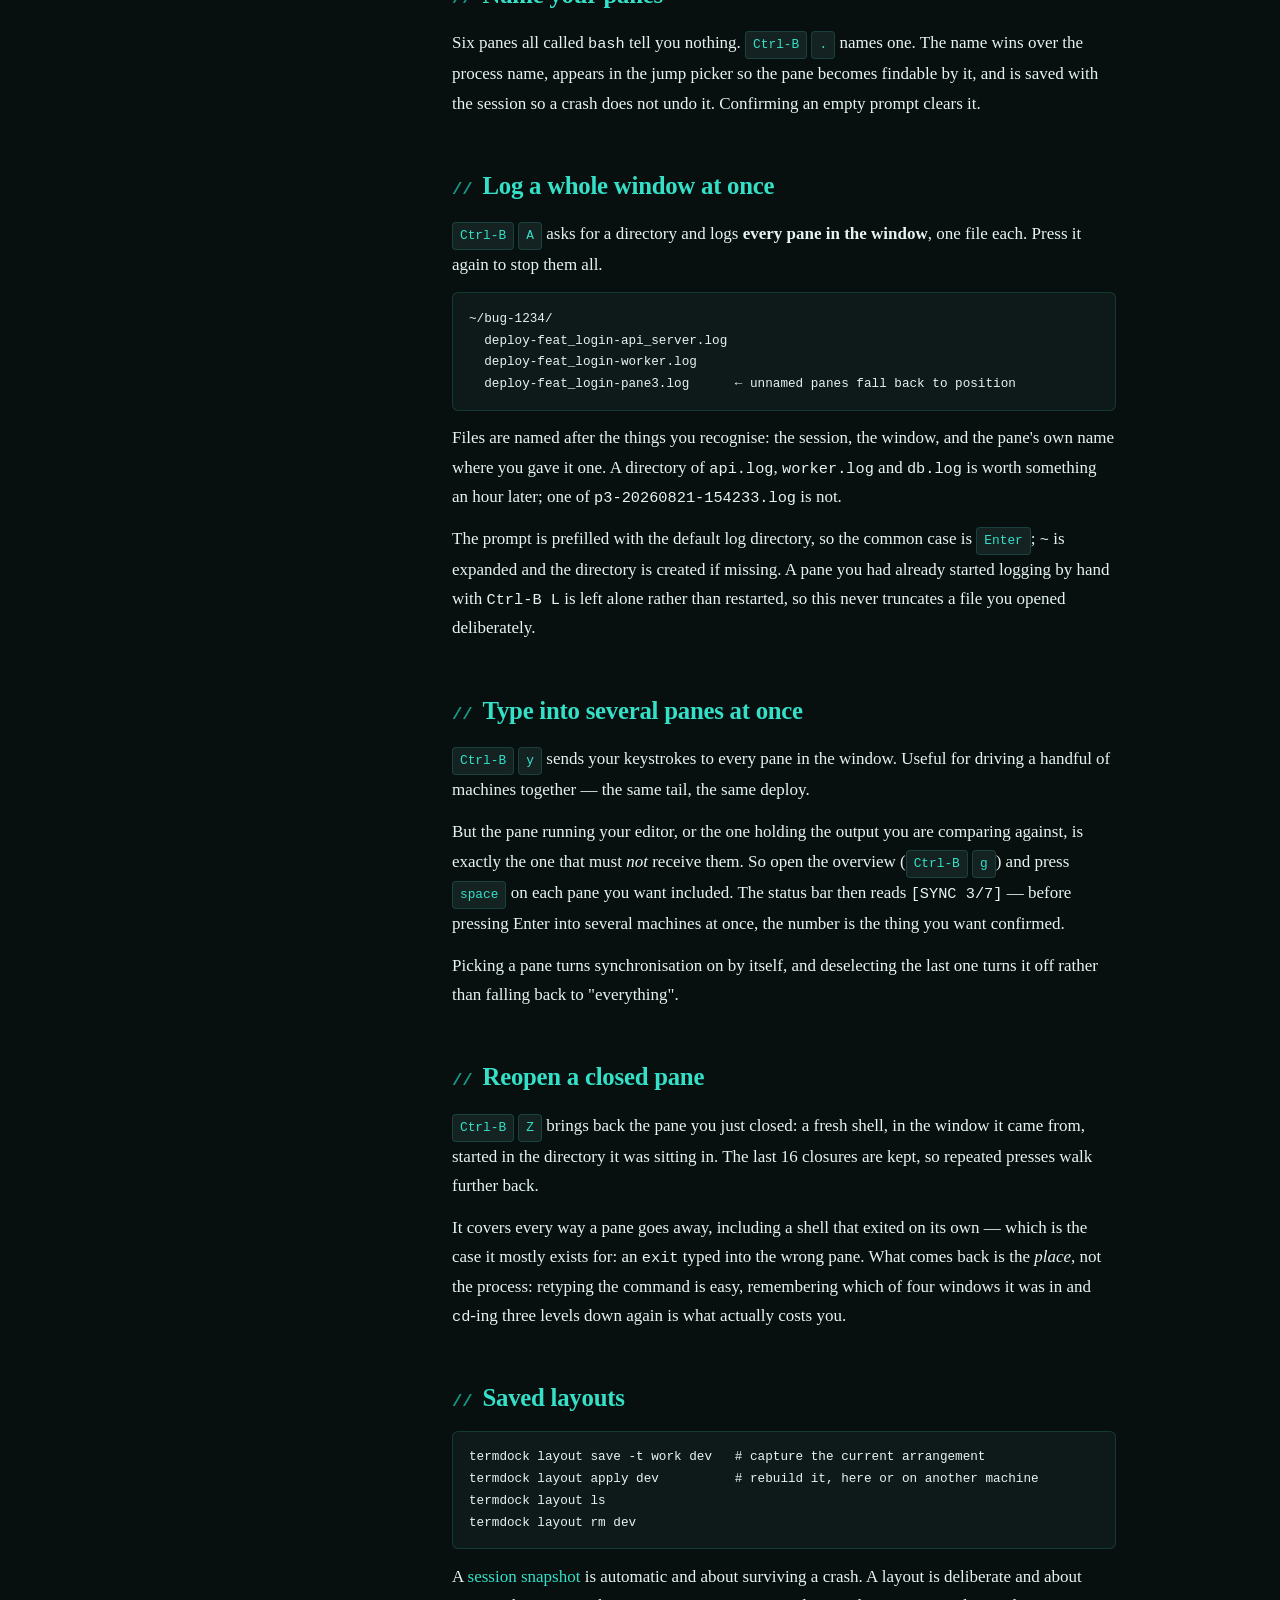
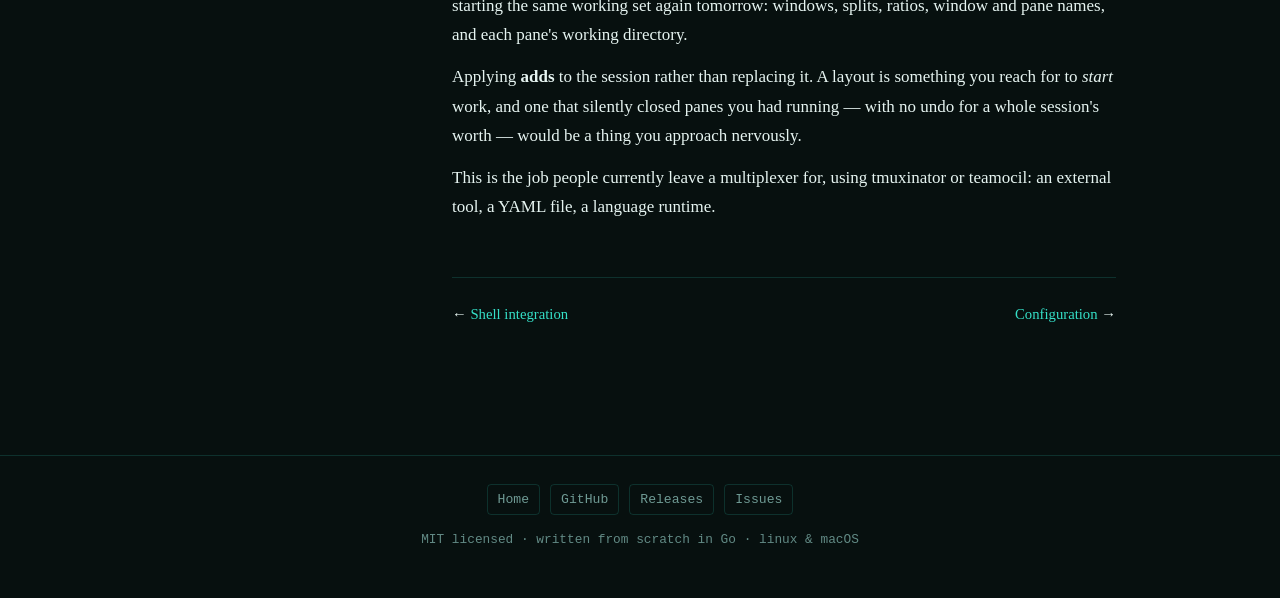
<file: docs/workflow.html>
<!doctype html>
<html lang="en">
<head>
<meta charset="utf-8">
<meta name="viewport" content="width=device-width, initial-scale=1">
<title>Working in it all day — termdock</title>
<meta name="description" content="Command history across panes, a session timeline, saved layouts, logging a whole window, selective broadcast — the features that earn their keep once a session has been open for a week.">
<meta property="og:title" content="Working in it all day — termdock">
<meta property="og:description" content="Command history across panes, a session timeline, saved layouts, logging a whole window, selective broadcast — the features that earn their keep once a session has been open for a week.">
<meta property="og:type" content="article">
<!-- Shared with the landing page: a still from the demo, since link
     previews never animate a GIF and this one opens on a blank prompt. -->
<meta property="og:image" content="https://padovanl.github.io/termdock/social-card.png">
<meta name="twitter:card" content="summary_large_image">
<meta name="theme-color" content="#07100f">
<link rel="icon" href="logo.svg" type="image/svg+xml">
<link rel="stylesheet" href="style.css">
</head>
<body>
<div class="crt-veil" aria-hidden="true"></div>

<header class="topbar">
  <div class="topbar-inner">
    <a class="brand" href="index.html" style="text-decoration:none;border:0"><img src="logo.svg" alt="" width="18" height="18" style="vertical-align:-3px;margin-right:.4rem">termdock<span class="cursor">_</span></a>
    <nav class="navlinks">
      <a href="getting-started.html">start</a>
      <a href="keys.html">keys</a>
      <a href="shell-integration.html">shell</a>
      <a href="workflow.html">workflow</a>
      <a href="configuration.html">config</a>
      <a href="remote.html">remote</a>
      <a href="cheatsheet.html">cheatsheet</a>
      <a href="https://github.com/padovanl/termdock">github</a>
    </nav>
  </div>
</header>

<main class="manual">
  <aside class="manual-toc">
    <h2>On this page</h2>
    <a href="#search-every-command-you-have-run">Search every command you have run</a>
    <a href="#see-when-everything-ran">See when everything ran</a>
    <a href="#tell-me-when-this-finishes">Tell me when this finishes</a>
    <a href="#name-your-panes">Name your panes</a>
    <a href="#log-a-whole-window-at-once">Log a whole window at once</a>
    <a href="#type-into-several-panes-at-once">Type into several panes at once</a>
    <a href="#reopen-a-closed-pane">Reopen a closed pane</a>
    <a href="#saved-layouts">Saved layouts</a>
  </aside>
  <div class="manual-body">
    <h1 style="margin:0 0 0.5rem;font-size:2.1rem">Working in it all day</h1>
    <p class="page-lede">The parts that stop mattering in a demo and start mattering on the third day of the same session.</p>
<h2 id="search-every-command-you-have-run">Search every command you have run</h2>

<p><span class="k">Ctrl-B</span> <span class="k">H</span> fuzzy-searches
every command run in <em>any</em> pane of the session, newest first, with
how each one exited and how long it took:</p>

<pre><code>go test ./...                            ✗1  2m14s  0:api › 1
kubectl rollout status deploy/web                   1:ops › 2
docker compose up -d                          8s    1:ops › 1</code></pre>

<p>Type to filter. <span class="k">Enter</span> <strong>types it into
the current pane</strong> without running it — the list is full of
things that already happened, some of which failed, and firing one
straight off a fuzzy match is how the wrong directory gets deleted.
Repeats collapse to a single entry.</p>

<p>Your shell's own history cannot be this, for three separate reasons:
it is per-shell, so what you ran in the pane next door is invisible; it
records what you typed but not what happened, so the command that worked
looks identical to the three attempts before it; and it is written when
that shell exits, so a pane still open has contributed nothing.</p>

<p>Needs <a href="shell-integration.html">shell integration</a>.</p>

<h2 id="see-when-everything-ran">See when everything ran</h2>

<p><span class="k">Ctrl-B</span> <span class="k">T</span> draws every
command on one shared time scale, oldest first:</p>

<pre><code>23:46:40  go build ./...   ██████████··················  31ms  0:api › 1
23:46:40  go test ./...    ·········███████████████████  60ms  ✗1  0:api › 1
23:46:40  tail -f app.log  ···························█  running  1:ops › 1</code></pre>

<p>It answers the question you ask <em>after</em> something has gone
wrong, when the evidence is spread across four panes' scrollback: was the
build still running when I started the migration? Because every bar is
drawn on the same scale, overlapping work reads as overlap. Commands
still going are included and marked.</p>

<p>Needs <a href="shell-integration.html">shell integration</a>.</p>

<h2 id="tell-me-when-this-finishes">Tell me when this finishes</h2>

<p><span class="k">Ctrl-B</span> <span class="k">m</span> marks a pane.
The moment whatever it is running exits and falls back to a bare prompt,
you get a terminal bell and a message naming the pane. An armed pane
wears a <code>[⏳]</code> tag on its title; pressing <code>m</code> again
takes it back.</p>

<p>Two things make this better than appending
<code>; notify-send done</code>. It needs <strong>no shell
configuration</strong> — termdock asks the pty which process group holds
the foreground, so "busy" is that name not being your shell's. And it can
be armed <strong>after</strong> the command is already running, which a
wrapper fundamentally cannot: you almost never know in advance that this
is the run that will take twenty minutes.</p>

<h2 id="name-your-panes">Name your panes</h2>

<p>Six panes all called <code>bash</code> tell you nothing.
<span class="k">Ctrl-B</span> <span class="k">.</span> names one. The
name wins over the process name, appears in the jump picker so the pane
becomes findable by it, and is saved with the session so a crash does not
undo it. Confirming an empty prompt clears it.</p>

<h2 id="log-a-whole-window-at-once">Log a whole window at once</h2>

<p><span class="k">Ctrl-B</span> <span class="k">A</span> asks for a
directory and logs <strong>every pane in the window</strong>, one file
each. Press it again to stop them all.</p>

<pre><code>~/bug-1234/
  deploy-feat_login-api_server.log
  deploy-feat_login-worker.log
  deploy-feat_login-pane3.log      ← unnamed panes fall back to position</code></pre>

<p>Files are named after the things you recognise: the session, the
window, and the pane's own name where you gave it one. A directory of
<code>api.log</code>, <code>worker.log</code> and <code>db.log</code> is
worth something an hour later; one of
<code>p3-20260821-154233.log</code> is not.</p>

<p>The prompt is prefilled with the default log directory, so the common
case is <span class="k">Enter</span>; <code>~</code> is expanded and the
directory is created if missing. A pane you had already started logging
by hand with <code>Ctrl-B L</code> is left alone rather than restarted,
so this never truncates a file you opened deliberately.</p>

<h2 id="type-into-several-panes-at-once">Type into several panes at once</h2>

<p><span class="k">Ctrl-B</span> <span class="k">y</span> sends your
keystrokes to every pane in the window. Useful for driving a handful of
machines together — the same tail, the same deploy.</p>

<p>But the pane running your editor, or the one holding the output you
are comparing against, is exactly the one that must <em>not</em> receive
them. So open the overview (<span class="k">Ctrl-B</span>
<span class="k">g</span>) and press <span class="k">space</span> on each
pane you want included. The status bar then reads
<code>[SYNC 3/7]</code> — before pressing Enter into several machines at
once, the number is the thing you want confirmed.</p>

<p>Picking a pane turns synchronisation on by itself, and deselecting the
last one turns it off rather than falling back to "everything".</p>

<h2 id="reopen-a-closed-pane">Reopen a closed pane</h2>

<p><span class="k">Ctrl-B</span> <span class="k">Z</span> brings back the
pane you just closed: a fresh shell, in the window it came from, started
in the directory it was sitting in. The last 16 closures are kept, so
repeated presses walk further back.</p>

<p>It covers every way a pane goes away, including a shell that exited on
its own — which is the case it mostly exists for: an <code>exit</code>
typed into the wrong pane. What comes back is the <em>place</em>, not the
process: retyping the command is easy, remembering which of four windows
it was in and <code>cd</code>-ing three levels down again is what
actually costs you.</p>

<h2 id="saved-layouts">Saved layouts</h2>

<pre><code>termdock layout save -t work dev   # capture the current arrangement
termdock layout apply dev          # rebuild it, here or on another machine
termdock layout ls
termdock layout rm dev</code></pre>

<p>A <a href="configuration.html">session snapshot</a> is automatic and
about surviving a crash. A layout is deliberate and about starting the
same working set again tomorrow: windows, splits, ratios, window and pane
names, and each pane's working directory.</p>

<p>Applying <strong>adds</strong> to the session rather than replacing
it. A layout is something you reach for to <em>start</em> work, and one
that silently closed panes you had running — with no undo for a whole
session's worth — would be a thing you approach nervously.</p>

<p>This is the job people currently leave a multiplexer for, using
tmuxinator or teamocil: an external tool, a YAML file, a language
runtime.</p>
    <nav class="manual-nav">
      <span>← <a href="shell-integration.html">Shell integration</a></span>
      <span><a href="configuration.html">Configuration</a> →</span>
    </nav>
  </div>
</main>

<footer>
  <div class="wrap">
    <div class="foot-chips">
      <a class="foot-chip" href="index.html">Home</a>
      <a class="foot-chip" href="https://github.com/padovanl/termdock">GitHub</a>
      <a class="foot-chip" href="https://github.com/padovanl/termdock/releases">Releases</a>
      <a class="foot-chip" href="https://github.com/padovanl/termdock/issues">Issues</a>
    </div>
    <p class="foot-note">MIT licensed · written from scratch in Go · linux &amp; macOS</p>
  </div>
</footer>
</body>
</html>
</file>
<file: docs/style.css>
:root {
    --ink: #07100f;
    --ink-raised: #0e1a19;
    --ink-raised-2: #142322;
    --parchment: #e6f4f1;
    --rust: #6f9a94;
    --rust-dim: #628a85;
    /* The tube. pkgtui's is amber (#ffb000); this one is the other
       classic phosphor, and matches termdock's own default accent. */
    --phosphor: #35e0c8;
    --phosphor-dim: #17998a;
    --hairline: rgba(53, 224, 200, 0.16);
    --hairline-soft: rgba(53, 224, 200, 0.07);
    --term-green: #3ddc71;
    --term-yellow: #f0c674;
    --term-red: #ff6b5f;
    --term-purple: #bd93f9;
    --mono: ui-monospace, "SF Mono", "Cascadia Code", "JetBrains Mono", "Fira Code", Consolas, "Liberation Mono", Menlo, monospace;
    --serif: "Iowan Old Style", "Palatino Linotype", "Book Antiqua", Georgia, "Liberation Serif", serif;
  }

  * { box-sizing: border-box; }
  html { -webkit-text-size-adjust: 100%; scroll-behavior: smooth; }
  body {
    margin: 0;
    background: var(--ink);
    color: var(--parchment);
    font-family: var(--serif);
    font-size: 17px;
    line-height: 1.65;
    overflow-x: hidden;
  }

  /* Scanlines and a vignette, over everything, catching nothing. */
  .crt-veil {
    position: fixed;
    inset: 0;
    pointer-events: none;
    z-index: 50;
    background:
      repeating-linear-gradient(to bottom, rgba(0,0,0,0.09) 0px, rgba(0,0,0,0.09) 1px, transparent 1px, transparent 3px),
      radial-gradient(ellipse at 50% 0%, transparent 55%, rgba(0,0,0,0.35) 100%);
    mix-blend-mode: multiply;
  }
  @media (prefers-reduced-motion: reduce) { html { scroll-behavior: auto; } }

  a { color: var(--phosphor); text-decoration: none; }
  a:hover { text-decoration: underline; }
  .wrap { max-width: 980px; margin: 0 auto; padding: 0 24px; }

  /* Any element carrying a display value of its own outranks the
     browser's [hidden] rule, so a hidden panel stayed on screen and the
     tabs above it appeared to do nothing. It had already bitten the
     install panels, which carry a rule of their own for it; this is the
     general fix so the next panel added does not repeat it. */
  [hidden] { display: none !important; }

  /* --- topbar --- */
  .topbar {
    position: sticky; top: 0; z-index: 40;
    background: rgba(14, 26, 25, .88);
    border-bottom: 1px solid var(--hairline);
    backdrop-filter: blur(6px);
  }
  .topbar-inner {
    max-width: 980px; margin: 0 auto; padding: 10px 24px;
    display: flex; align-items: center; gap: 20px;
  }
  .brand { font-family: var(--mono); font-weight: 700; color: var(--phosphor); letter-spacing: .02em; }
  .brand .cursor { animation: blink 1.2s steps(1) infinite; }
  @keyframes blink { 50% { opacity: 0; } }
  @media (prefers-reduced-motion: reduce) { .brand .cursor { animation: none; } }
  .navlinks { display: flex; gap: 18px; margin-left: auto; flex-wrap: wrap; }
  .navlinks a { font-family: var(--mono); font-size: .82rem; color: var(--rust); }
  .navlinks a:hover { color: var(--phosphor); text-decoration: none; }
  @media (max-width: 620px) { .navlinks a[data-optional] { display: none; } }
  /* On a phone the nav needs two lines, and inside one flex row that
     left the brand vertically centred against them — which reads as the
     links sitting on top of it. Stack instead, and let the links start
     from the left rather than being pushed right by margin-left:auto. */
  @media (max-width: 700px) {
    .topbar-inner { flex-wrap: wrap; align-items: flex-start; gap: 8px; padding: 10px 16px; }
    .navlinks { margin-left: 0; width: 100%; gap: 14px; row-gap: 6px; }
  }

  /* --- hero --- */
  .hero { padding: 70px 0 48px; border-bottom: 1px solid var(--hairline-soft); }
  .hero-inner { max-width: 980px; margin: 0 auto; padding: 0 24px; text-align: center; }
  .eyebrow {
    font-family: var(--mono); color: var(--rust);
    font-size: .85rem; letter-spacing: .04em; margin: 0 0 18px;
  }
  .eyebrow::before { content: "$ "; color: var(--phosphor-dim); }
  h1 {
    font-family: var(--mono);
    font-size: clamp(3rem, 11vw, 5rem);
    margin: 0 0 .12em; letter-spacing: -.03em; font-weight: 700;
    color: var(--phosphor);
    text-shadow: 0 0 26px rgba(53, 224, 200, .35);
  }
  .hero-lede {
    font-size: clamp(1.05rem, 2.4vw, 1.3rem);
    color: var(--parchment); opacity: .92;
    max-width: 34em; margin: 0 auto 26px;
  }
  .cta { display: flex; gap: 12px; justify-content: center; flex-wrap: wrap; margin-bottom: 26px; }
  .btn {
    font-family: var(--mono); font-size: .9rem; font-weight: 600;
    padding: 11px 22px; border-radius: 6px; border: 1px solid var(--phosphor-dim);
    display: inline-block;
  }
  .btn.primary { background: var(--phosphor); color: var(--ink); border-color: var(--phosphor); }
  .btn.primary:hover { filter: brightness(1.12); text-decoration: none; }
  .btn.secondary { color: var(--phosphor); background: transparent; }
  .btn.secondary:hover { background: var(--hairline-soft); text-decoration: none; }
  .chips { display: flex; gap: 8px; justify-content: center; flex-wrap: wrap; }
  .chips img { height: 20px; }

  /* --- sections --- */
  .section { padding: 54px 0 10px; }
  h2 {
    font-family: var(--serif); font-size: clamp(1.6rem, 4vw, 2.1rem);
    margin: 0 0 6px; letter-spacing: -.01em;
  }
  h2::before { content: "// "; font-family: var(--mono); color: var(--phosphor-dim); font-size: .7em; }
  .section-lede { color: var(--rust); margin: 0 0 26px; max-width: 46em; }

  .cards { display: grid; grid-template-columns: repeat(auto-fit, minmax(260px, 1fr)); gap: 18px; }
  .card {
    background: var(--ink-raised); border: 1px solid var(--hairline);
    border-radius: 8px; padding: 20px 22px;
  }
  .card h3 { font-family: var(--mono); font-size: 1.6rem; margin: 0 0 8px; color: var(--phosphor); line-height: 1; }
  .card .card-title { font-family: var(--serif); font-size: 1.08rem; font-weight: 700; margin: 0 0 6px; }
  .card p { margin: 0; font-size: .95rem; color: var(--rust); }

  /* --- terminal windows --- */
  .feature-grid { display: grid; grid-template-columns: repeat(auto-fit, minmax(300px, 1fr)); gap: 18px; }
  .feature-window {
    background: var(--ink-raised); border: 1px solid var(--hairline);
    border-radius: 8px; overflow: hidden;
  }
  .term-titlebar {
    display: flex; align-items: center; gap: 8px;
    padding: 9px 14px; background: var(--ink-raised-2);
    border-bottom: 1px solid var(--hairline);
    font-family: var(--mono); font-size: .78rem; color: var(--rust);
  }
  .term-dots { display: flex; gap: 6px; margin-right: 4px; }
  .term-dots i { width: 10px; height: 10px; border-radius: 50%; display: block; }
  .term-dots i:nth-child(1) { background: var(--term-red); }
  .term-dots i:nth-child(2) { background: var(--term-yellow); }
  .term-dots i:nth-child(3) { background: var(--term-green); }
  .feature-window-body { padding: 16px 18px; font-size: .95rem; color: var(--rust); }
  .feature-window-body strong { color: var(--parchment); font-weight: 600; }

  /* --- demo --- */
  .demo-frame {
    background: var(--ink-raised); border: 1px solid var(--hairline);
    border-radius: 8px; overflow: hidden; margin-bottom: 14px;
  }
  .demo-frame img { width: 100%; height: auto; display: block; }
  .demo-caption { font-family: var(--mono); font-size: .8rem; color: var(--rust-dim); text-align: center; margin: 0; }

  /* --- install --- */
  .install-tabs { display: flex; gap: 8px; flex-wrap: wrap; margin-bottom: 14px; }
  .install-tab {
    font-family: var(--mono); font-size: .84rem;
    padding: 7px 15px; border-radius: 5px; cursor: pointer;
    background: var(--ink-raised); color: var(--rust);
    border: 1px solid var(--hairline);
  }
  .install-tab:hover { color: var(--phosphor); }
  .install-tab[aria-selected="true"] { background: var(--phosphor); color: var(--ink); border-color: var(--phosphor); font-weight: 700; }
  .install-tab:focus-visible { outline: 2px solid var(--phosphor); outline-offset: 3px; }
  .install-panel {
    background: var(--ink-raised); border: 1px solid var(--hairline);
    border-radius: 8px; overflow: hidden;
  }
  .install-panel[hidden] { display: none; }
  pre {
    margin: 0; padding: 16px 18px; overflow-x: auto;
    font-family: var(--mono); font-size: .86rem; line-height: 1.6;
    color: var(--parchment);
  }
  pre .comment { color: var(--rust-dim); }
  pre .prompt { color: var(--phosphor-dim); }
  code { font-family: var(--mono); font-size: .9em; }
  .install-note { font-size: .9rem; color: var(--rust); margin-top: 14px; }

  /* --- keys --- */
  .keys { border: 1px solid var(--hairline); border-radius: 8px; overflow: hidden; }
  table { border-collapse: collapse; width: 100%; font-size: .93rem; }
  th, td { text-align: left; padding: 9px 16px; border-bottom: 1px solid var(--hairline-soft); }
  th { background: var(--ink-raised-2); font-family: var(--mono); font-size: .78rem; color: var(--rust); font-weight: 600; letter-spacing: .04em; text-transform: uppercase; }
  tr:last-child td { border-bottom: 0; }
  td:first-child { width: 190px; white-space: nowrap; }
  td { color: var(--rust); }
  .k {
    font-family: var(--mono); font-size: .8rem;
    background: var(--ink-raised-2); color: var(--phosphor);
    border: 1px solid var(--hairline); border-radius: 4px;
    padding: 2px 7px; display: inline-block;
  }
  .keys-scroll { overflow-x: auto; }

  /* --- footer --- */
  footer { margin-top: 64px; border-top: 1px solid var(--hairline); padding: 28px 0 48px; text-align: center; }
  .foot-chips { display: flex; gap: 10px; justify-content: center; flex-wrap: wrap; margin-bottom: 14px; }
  .foot-chip {
    font-family: var(--mono); font-size: .82rem; color: var(--rust);
    padding: 4px 10px; border-radius: 4px; border: 1px solid var(--hairline);
  }
  .foot-chip:hover { color: var(--phosphor); text-decoration: none; }
  .foot-note { font-family: var(--mono); font-size: .8rem; color: var(--rust-dim); margin: 0; }

/* ── Manual pages ──────────────────────────────────────────────────────
   The landing page sells; these explain. Long-form prose needs a
   narrower measure than a feature grid, a visible table of contents,
   and headings you can link someone straight to. */

.manual {
  max-width: 62rem;
  margin: 0 auto;
  padding: 2.5rem 1.25rem 4rem;
  display: grid;
  grid-template-columns: 15rem minmax(0, 1fr);
  gap: 3rem;
  align-items: start;
}
@media (max-width: 900px) {
  /* minmax(0, 1fr), not 1fr. A bare 1fr is minmax(auto, 1fr), whose
     floor is the content's min-content width — so anything wide inside
     (the demo still, a long code line) widened the track past the
     viewport and the whole page scrolled sideways, with the heading and
     prose running off the right edge. The desktop track above already
     says minmax(0, 1fr) for the same reason. */
  .manual { grid-template-columns: minmax(0, 1fr); gap: 1.5rem; }
  .manual-toc { position: static; }
}

@media (max-width: 620px) {
  .manual { padding: 1.5rem 1rem 3rem; }
  .manual-body h1 { font-size: 1.7rem !important; }
  /* Tables in the manual are two-column key/description lists; on a
     narrow screen the nowrap key column is what forces them wide, so
     let the whole table scroll rather than the page. */
  .manual-body table { display: block; overflow-x: auto; }
}

.manual-toc {
  position: sticky;
  top: 4.5rem;
  font-size: 0.9rem;
  border-left: 1px solid var(--hairline);
  padding-left: 1rem;
}
.manual-toc h2 {
  font-size: 0.75rem;
  letter-spacing: 0.12em;
  text-transform: uppercase;
  color: var(--rust);
  margin: 0 0 0.75rem;
}
.manual-toc a {
  display: block;
  padding: 0.2rem 0;
  color: var(--parchment);
  opacity: 0.75;
  text-decoration: none;
  border: 0;
}
.manual-toc a:hover { opacity: 1; color: var(--phosphor); }

/* The manual borrows the landing page's typography deliberately: the
   serif headings with their "//" mark are the strongest thing the site
   has, and a manual set in something else would read as a different
   product. */
.manual-body h1 {
  font-family: var(--serif);
  letter-spacing: -0.01em;
}
.manual-body h1::before {
  content: "// ";
  font-family: var(--mono);
  color: var(--phosphor-dim);
  font-size: 0.6em;
}
.manual-body > h2 {
  margin: 2.5rem 0 0.75rem;
  padding-top: 0.5rem;
  font-family: var(--serif);
  font-size: 1.55rem;
  letter-spacing: -0.01em;
  color: var(--phosphor);
  scroll-margin-top: 5rem;
}
.manual-body > h2:first-child { margin-top: 0; }
.manual-body > h3 {
  margin: 1.75rem 0 0.5rem;
  font-family: var(--serif);
  font-size: 1.15rem;
  color: var(--parchment);
  scroll-margin-top: 5rem;
}
.manual-body p { line-height: 1.72; margin: 0.8rem 0; max-width: 40em; }
.manual-body ul, .manual-body ol { line-height: 1.7; padding-left: 1.25rem; }
.manual-body li { margin: 0.4rem 0; }

.manual-body pre {
  background: var(--ink-raised);
  border: 1px solid var(--hairline);
  border-radius: 6px;
  padding: 0.9rem 1rem;
  overflow-x: auto;
  font-size: 0.88rem;
  line-height: 1.55;
}
.manual-body pre code { background: none; padding: 0; }

/* A callout for the thing that would otherwise bite. */
.note {
  border-left: 3px solid var(--phosphor-dim);
  background: var(--ink-raised);
  padding: 0.8rem 1rem;
  margin: 1.25rem 0;
  border-radius: 0 6px 6px 0;
}
.note strong { color: var(--phosphor); }

.manual-body table {
  width: 100%;
  border-collapse: collapse;
  margin: 1.25rem 0;
  font-size: 0.92rem;
}
.manual-body th, .manual-body td {
  text-align: left;
  padding: 0.5rem 0.75rem;
  border-bottom: 1px solid var(--hairline-soft);
  vertical-align: top;
}
.manual-body th { color: var(--rust); font-weight: 600; }
.manual-body td:first-child { white-space: nowrap; }

/* A figure in the manual: the demo recording, sized by its own aspect
   ratio so the page does not reflow once it loads. The intrinsic size
   is on the <img> itself; the max-width here is what keeps it inside
   the reading column on a narrow screen. */
.manual-figure {
  margin: 1.5rem 0 2rem;
}
.manual-figure img {
  display: block;
  width: 100%;
  height: auto;
  max-width: 100%;
  border: 1px solid var(--hairline);
  border-radius: 8px;
}
.manual-figure figcaption {
  margin-top: 0.6rem;
  font-size: 0.86rem;
  color: var(--rust);
  line-height: 1.55;
}

.page-lede {
  font-size: 1.1rem;
  line-height: 1.65;
  color: var(--parchment);
  opacity: 0.85;
  margin: 0 0 2rem;
}

.manual-nav {
  display: flex;
  justify-content: space-between;
  gap: 1rem;
  margin-top: 3.5rem;
  padding-top: 1.5rem;
  border-top: 1px solid var(--hairline);
  font-size: 0.92rem;
}
.manual-nav a { color: var(--phosphor); text-decoration: none; border: 0; }
.manual-nav a:hover { text-decoration: underline; }
</file>
